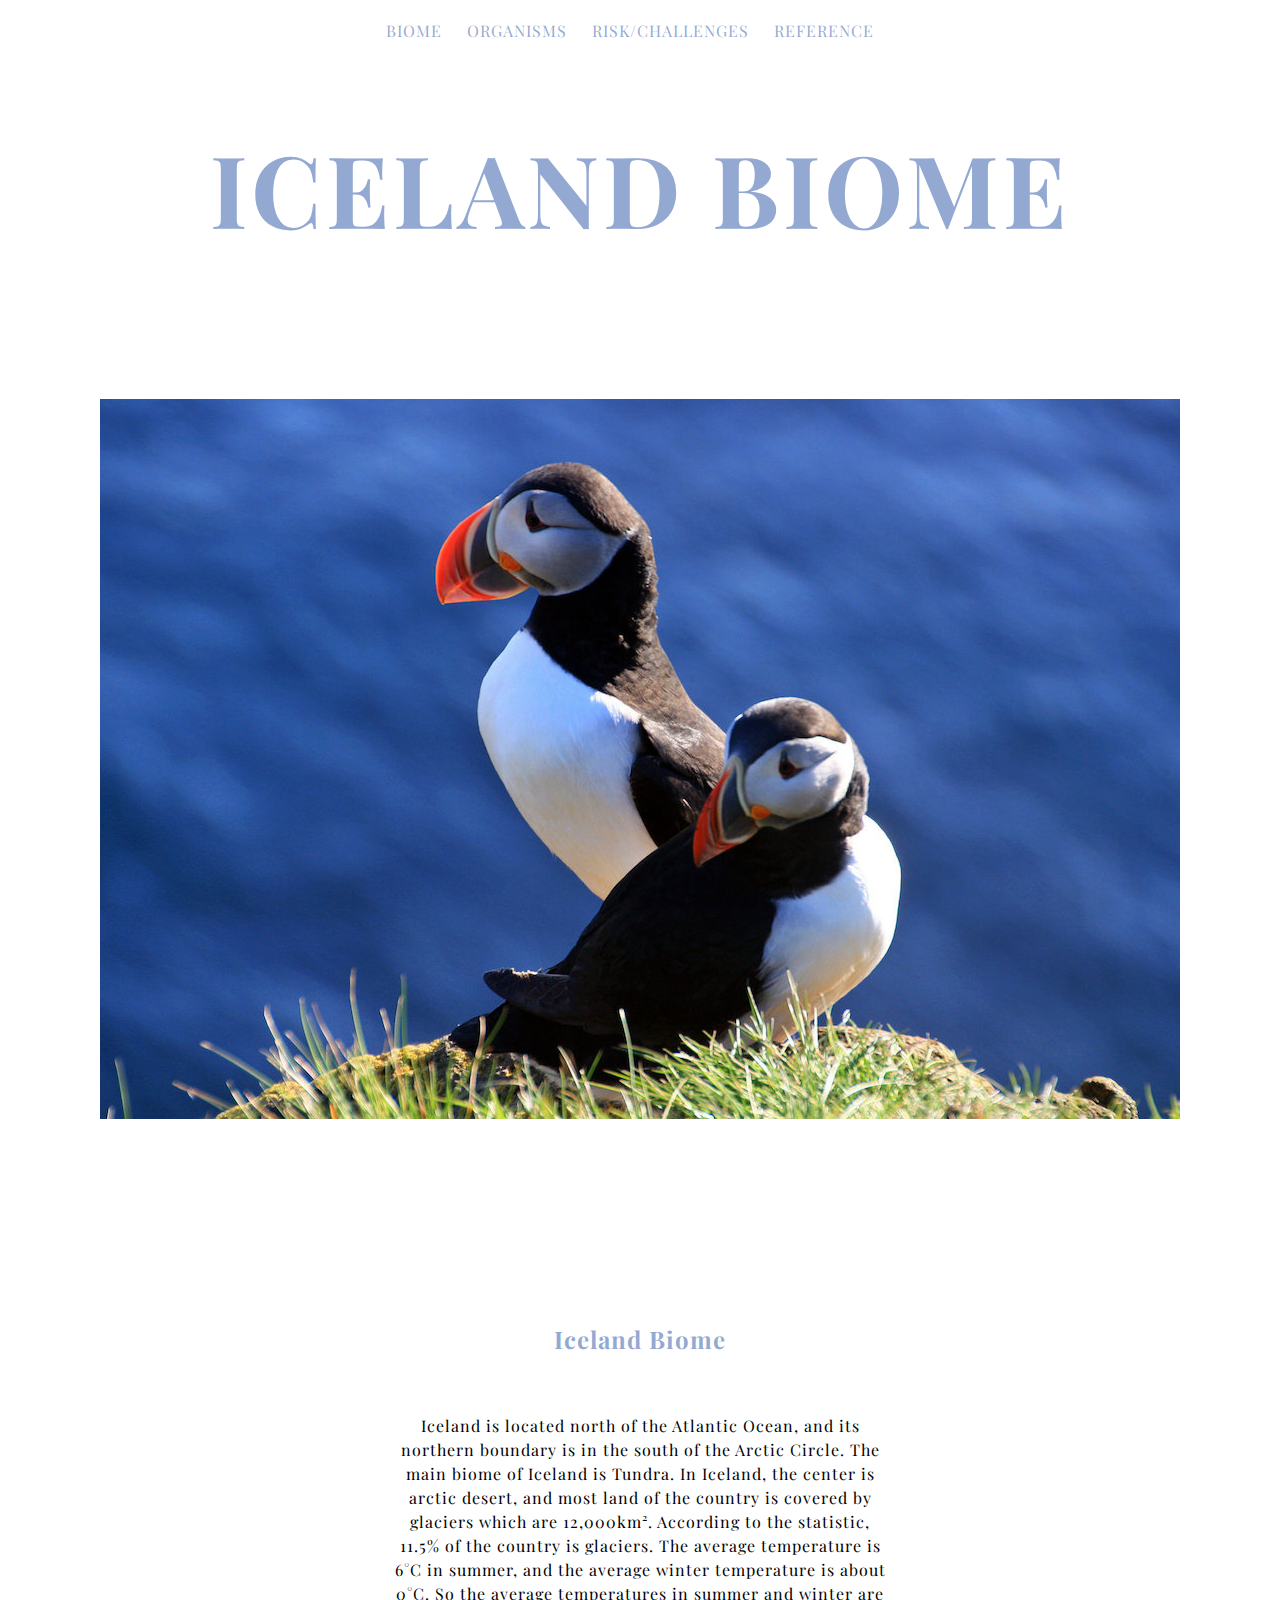
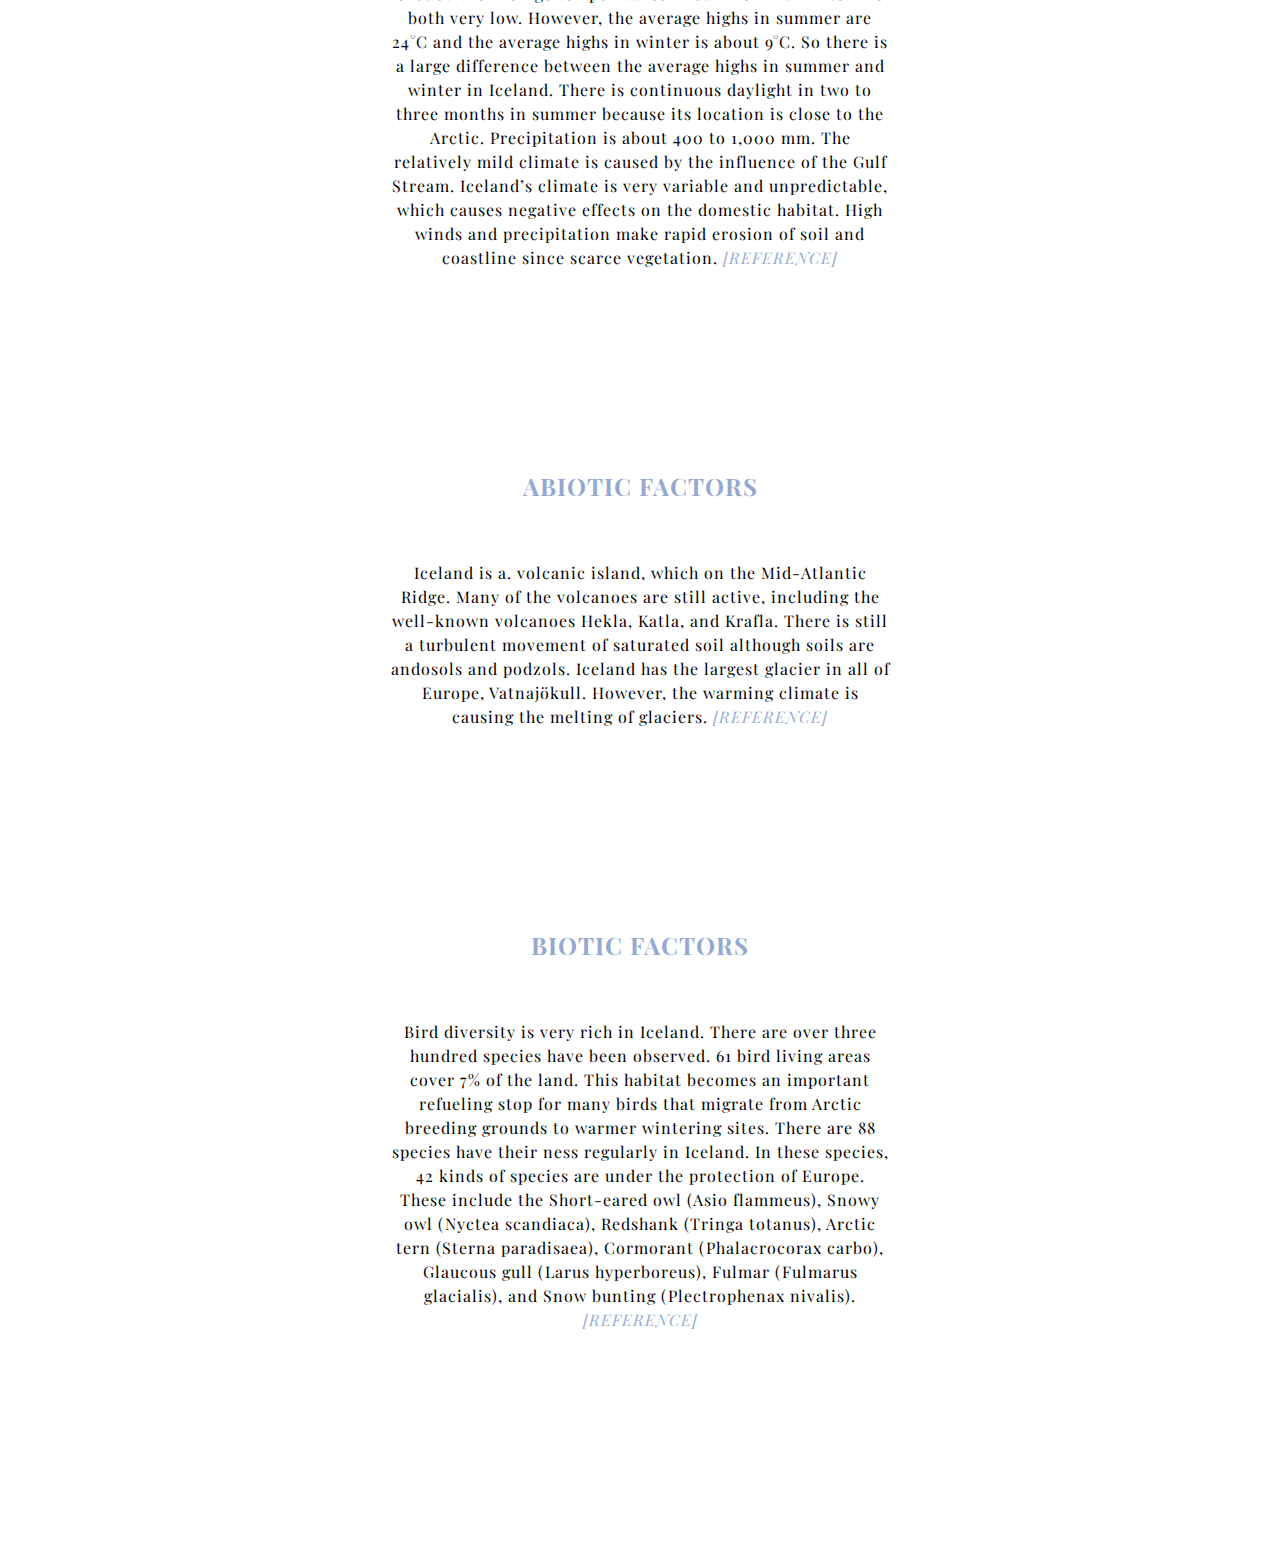
<file: index.html>
<!DOCTYPE html>
<html>
    <head>
        <link rel="icon" href="../icon.ico">
        <title>ICELAND BIOME</title>
        <link rel="stylesheet" href="../Style/home.css">
    </head>
    <body>
        <header>
            <nav>
                <ul>
                    <li><a href="index.html">BIOME</a></li>
                    <!-- <li ><a href="details.html">DETAILS</a></li> -->
                    <li><a href="../Html/organisms.html">ORGANISMS</a></li>
                    <li><a href="../Html/risk.html">RISK/CHALLENGES</a></li>
                    <li><a href="../Html/reference.html">REFERENCE</a></li>
                    
                </ul>
            </nav>
            <nav class="logo">
                <h1>ICELAND BIOME</h1>
            </nav>
            <figure class="features">
                <img src="../images/Puffins1.jpg" alt="paul setting">
            </figure>
        </div>
        <div id="progress-content-section">
            <div class="section-content discovery active">
                <h2>Iceland Biome</h2>
                <p>
                    Iceland is located north of the Atlantic Ocean, and its northern boundary is in 
                    the south of the Arctic Circle. The main biome of Iceland is Tundra. In Iceland, 
                    the center is arctic desert, and most land of the country is covered by glaciers 
                    which are 12,000km². According to the statistic, 11.5% of the country is glaciers.
                    The average temperature is 6°C in summer, and the average winter temperature is 
                    about 0°C. So the average temperatures in summer and winter are both very low. 
                    However, the average highs in summer are 24°C and the average highs in winter is 
                    about 9°C. So there is a large difference between the average highs in summer and 
                    winter in Iceland. There is continuous daylight in two to three months in summer 
                    because its location is close to the Arctic. Precipitation is about 400 to 1,000 mm. 
                    The relatively mild climate is caused by the influence of the Gulf Stream. Iceland’s 
                    climate is very variable and unpredictable, which causes negative effects on the 
                    domestic habitat. High winds and precipitation make rapid erosion of soil and 
                    coastline since scarce vegetation.
                    <a href="Html/reference.html"><i>[REFERENCE]</i></a> 
                    
                </p>
            </div>
            <div class="section-content discovery active">
                <h2>ABIOTIC FACTORS</h2>
                <p>
                    Iceland is a. volcanic island, which on the Mid-Atlantic Ridge. Many of the 
                    volcanoes are still active, including the well-known volcanoes Hekla, Katla, 
                    and Krafla. There is still a turbulent movement of saturated soil although 
                    soils are andosols and podzols. Iceland has the largest glacier in all of Europe, 
                    Vatnajökull. However, the warming climate is causing the melting of glaciers. 
                    <a href="Html/reference.html"><i>[REFERENCE]</i></a> 
                    
                </p>
            </div>

            <div class="section-content strategy">
                <h2>BIOTIC FACTORS</h2>
                <p>
                    Bird diversity is very rich in Iceland. There are over three hundred 
                    species have been observed. 61 bird living areas cover 7% of the land. This 
                    habitat becomes an important refueling stop for many birds that migrate from 
                    Arctic breeding grounds to warmer wintering sites. There are 88 species have 
                    their ness regularly in Iceland. In these species, 42 kinds of species are under 
                    the protection of Europe. These include the Short-eared owl (Asio flammeus), Snowy 
                    owl (Nyctea scandiaca), Redshank (Tringa totanus), Arctic tern (Sterna paradisaea), 
                    Cormorant (Phalacrocorax carbo), Glaucous gull (Larus hyperboreus), Fulmar (Fulmarus 
                    glacialis), and Snow bunting (Plectrophenax nivalis). 
                    <a href="Html/reference.html"><i>[REFERENCE]</i></a> 
                    
                </p>
            </div>
        </div> 
    </div>
            <!-- <form class="searchform">
                <label for="search-box">
                    <span class="fa fa-2x fa-search"></span>
                </label>
            
            <input type="search" id="search-box" placeholder="Search"> -->
            </form>
        </header>
    </body>
</html>
</file>
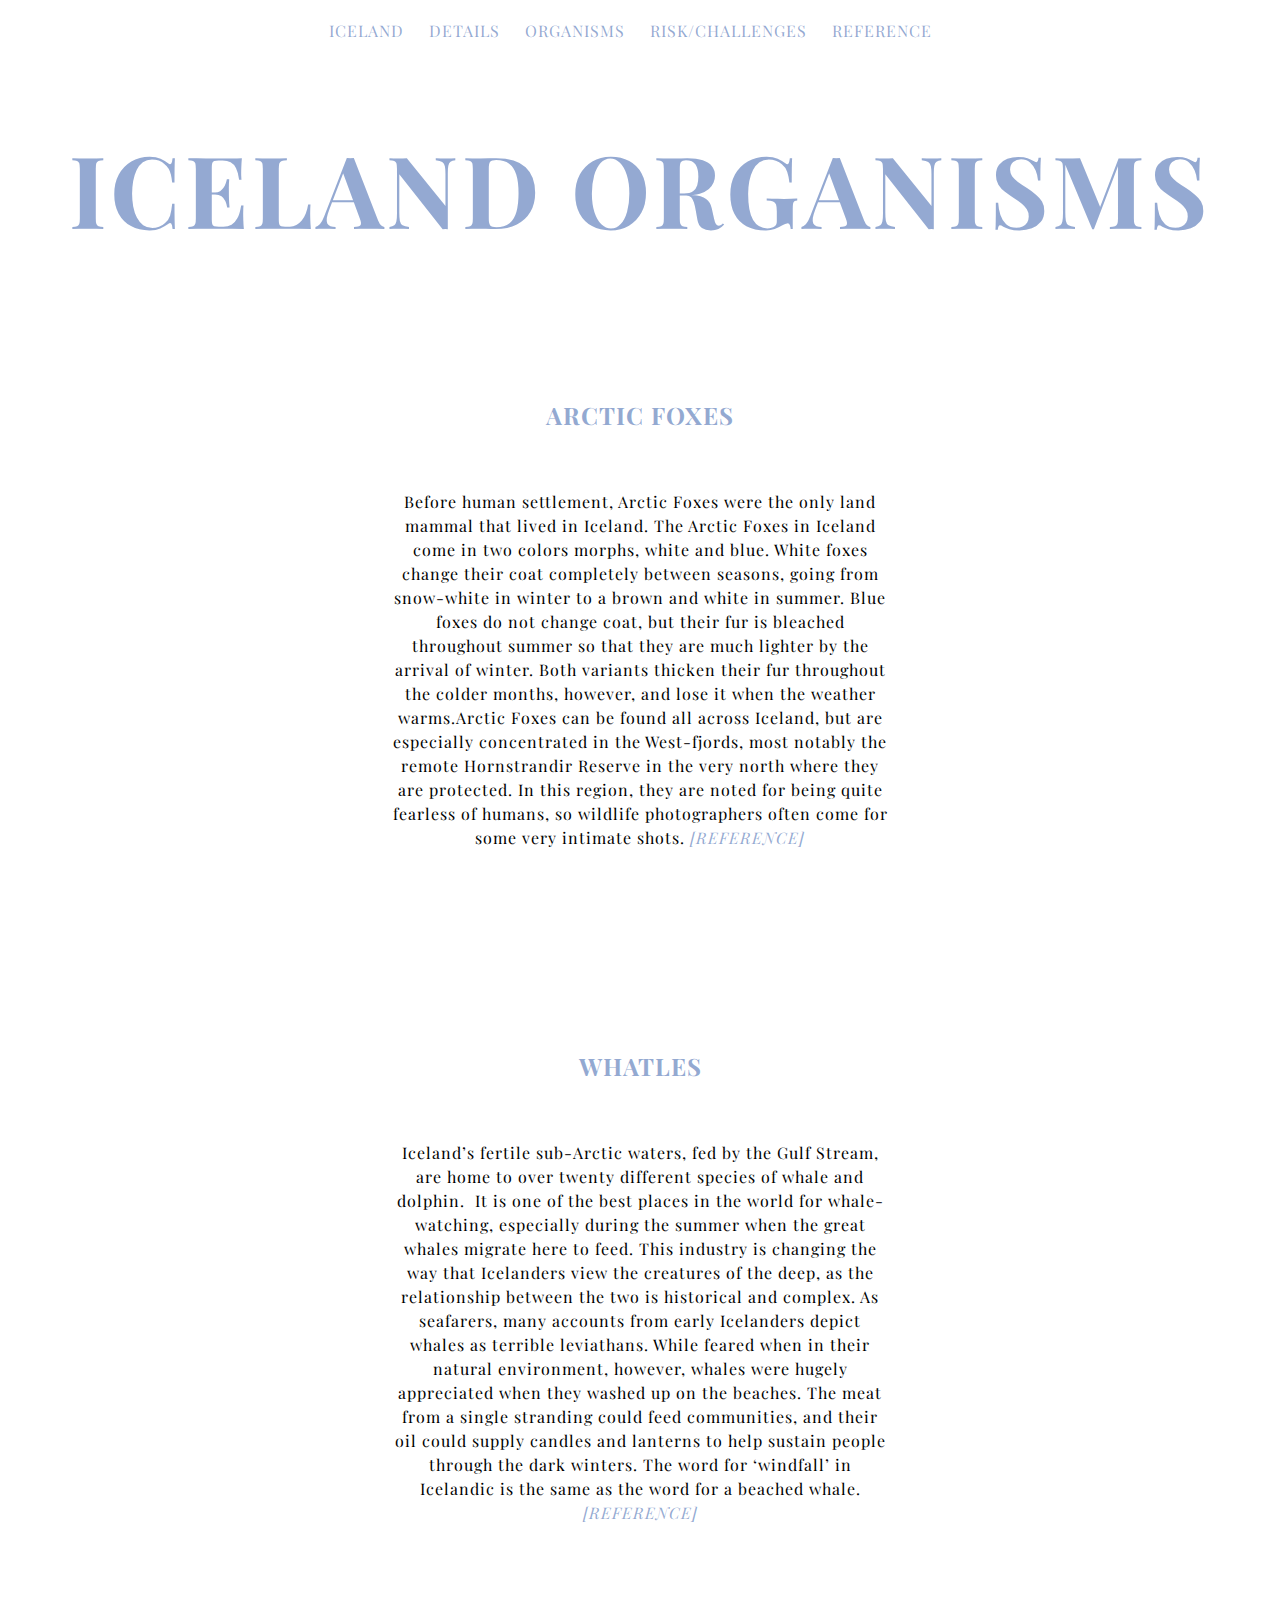
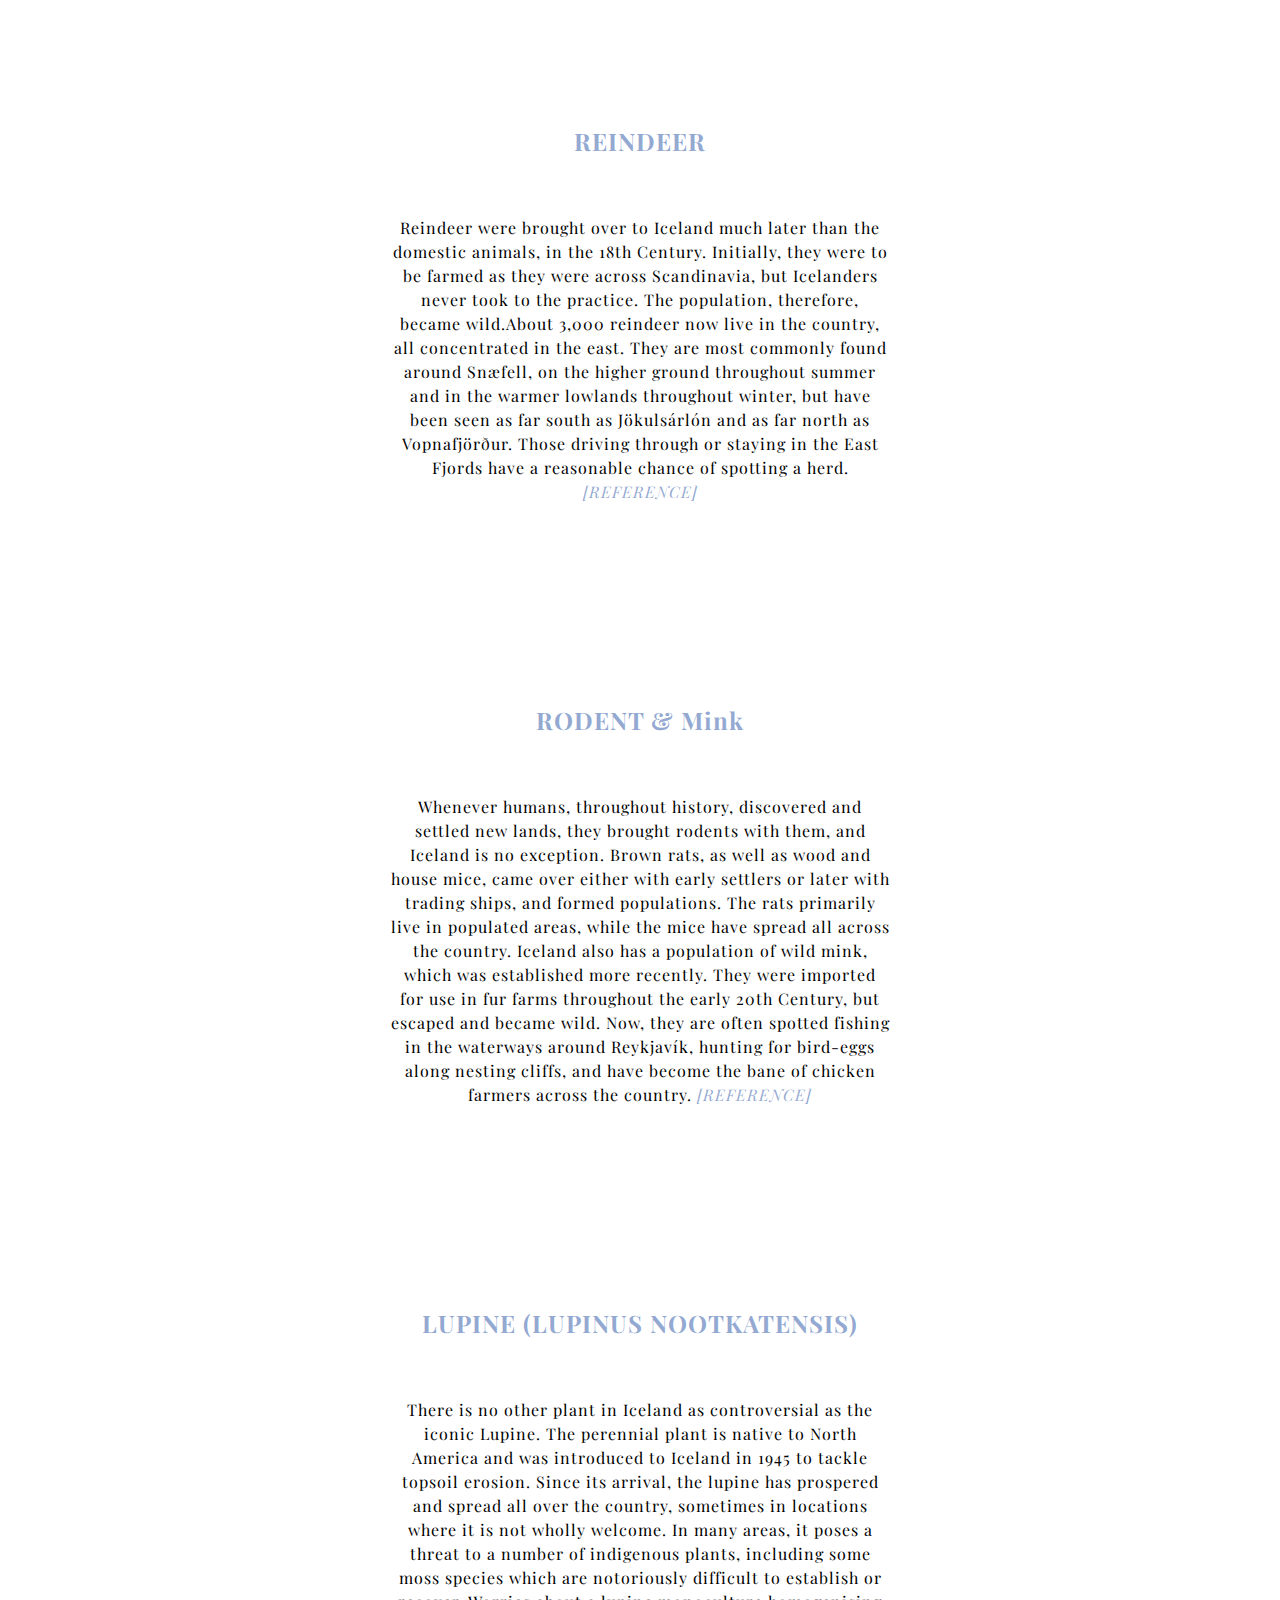
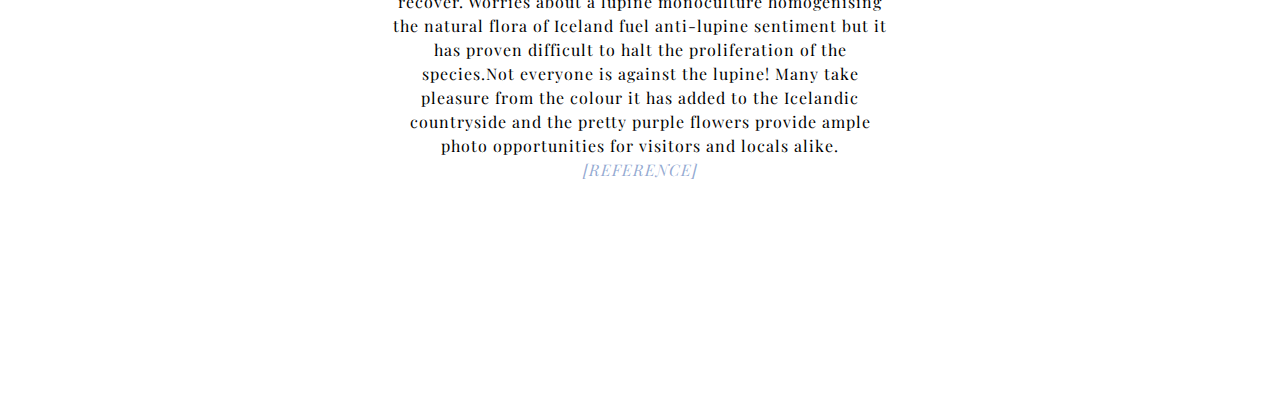
<file: Html/details.html>
<!DOCTYPE html>
<html>
    <head>
        <link rel="icon" href="../icon.ico">
        <title>ICELAND ORGANISMS</title>
        <link rel="stylesheet" href="../Style/home.css">
    </head>
    <body>
        <header>
            <nav>
                <ul>
                    <li><a href="../index.html">ICELAND</a></li>
                    <li ><a href="details.html">DETAILS</a></li>
                    <li><a href="organisms.html">ORGANISMS</a></li>
                    <li><a href="risk.html">RISK/CHALLENGES</a></li>
                    <li><a href="reference.html">REFERENCE</a></li>
                    
                </ul>
            </nav>
            <nav class="logo">
                <h1>ICELAND ORGANISMS</h1>
            </nav>
            <!-- <figure class="features">
                <img src="../images/Puffins1.jpg" alt="paul setting">
            </figure> -->
        </div>
        <div id="text-section">
            <div class="section-content discovery active">
                <h2>ARCTIC FOXES</h2>
                <p>
                    Before human settlement, Arctic Foxes were the only land 
                    mammal that lived in Iceland. The Arctic Foxes in Iceland 
                    come in two colors morphs, white and blue. White foxes change 
                    their coat completely between seasons, going from snow-white 
                    in winter to a brown and white in summer. Blue foxes do not 
                    change coat, but their fur is bleached throughout summer so 
                    that they are much lighter by the arrival of winter. Both 
                    variants thicken their fur throughout the colder months, 
                    however, and lose it when the weather warms.Arctic Foxes can 
                    be found all across Iceland, but are especially concentrated 
                    in the West-fjords, most notably the remote Hornstrandir Reserve 
                    in the very north where they are protected. In this region, 
                    they are noted for being quite fearless of humans, so wildlife 
                    photographers often come for some very intimate shots.
                    <a href="about.html"><i>[REFERENCE]</i></a> 
                    
                </p>
            </div>

            <div class="whales">
                <h2>WHATLES</h2>
                <p>
                    Iceland’s fertile sub-Arctic waters, fed by the Gulf Stream, 
                    are home to over twenty different species of whale and dolphin. 
                    It is one of the best places in the world for whale-watching, 
                    especially during the summer when the great whales migrate here 
                    to feed. This industry is changing the way that Icelanders view 
                    the creatures of the deep, as the relationship between the two 
                    is historical and complex. As seafarers, many accounts from early 
                    Icelanders depict whales as terrible leviathans. While feared 
                    when in their natural environment, however, whales were hugely 
                    appreciated when they washed up on the beaches. The meat from a 
                    single stranding could feed communities, and their oil could 
                    supply candles and lanterns to help sustain people through the 
                    dark winters. The word for ‘windfall’ in Icelandic is the same 
                    as the word for a beached whale. <a href="about.html"><i>[REFERENCE]</i></a>
                    
                </p>
            </div>

            <div class="section-content creative">
                <h2>REINDEER</h2>
                <p>
                    Reindeer were brought over to Iceland much later than the domestic 
                    animals, in the 18th Century. Initially, they were to be farmed as 
                    they were across Scandinavia, but Icelanders never took to the practice. 
                    The population, therefore, became wild.About 3,000 reindeer now live in 
                    the country, all concentrated in the east. They are most commonly 
                    found around Snæfell, on the higher ground throughout summer and in 
                    the warmer lowlands throughout winter, but have been seen as far 
                    south as Jökulsárlón and as far north as Vopnafjörður. Those driving 
                    through or staying in the East Fjords have a reasonable chance of 
                    spotting a herd.<a href="about.html"><i>[REFERENCE]</i></a>
                    
                </p>
            </div>

            <div class="section-content production">
                <h2>RODENT & Mink</h2>
                <p>
                    Whenever humans, throughout history, discovered and settled new lands, 
                    they brought rodents with them, and Iceland is no exception. Brown rats, 
                    as well as wood and house mice, came over either with early settlers or 
                    later with trading ships, and formed populations. The rats primarily live 
                    in populated areas, while the mice have spread all across the country.
                    Iceland also has a population of wild mink, which was established more 
                    recently. They were imported for use in fur farms throughout the early 
                    20th Century, but escaped and became wild. Now, they are often spotted 
                    fishing in the waterways around Reykjavík, hunting for bird-eggs along 
                    nesting cliffs, and have become the bane of chicken farmers across the country.
                    <a href="about.html"><i>[REFERENCE]</i></a>
                    
                </p>
            </div>

            <div class="section-content analysis">
                <h2>LUPINE (LUPINUS NOOTKATENSIS)</h2>
                <p>
                    There is no other plant in Iceland as controversial as the iconic Lupine.
                    The perennial plant is native to North America and was introduced to Iceland 
                    in 1945 to tackle topsoil erosion. Since its arrival, the lupine has prospered 
                    and spread all over the country, sometimes in locations where it is not 
                    wholly welcome. In many areas, it poses a threat to a number of indigenous 
                    plants, including some moss species which are notoriously difficult to establish 
                    or recover. Worries about a lupine monoculture homogenising the natural flora 
                    of Iceland fuel anti-lupine sentiment but it has proven difficult to halt the 
                    proliferation of the species.Not everyone is against the lupine! Many take 
                    pleasure from the colour it has added to the Icelandic countryside and the 
                    pretty purple flowers provide ample photo opportunities for visitors and locals alike.
                    <a href="about.html"><i>[REFERENCE]</i></a>
                    
                </p>
            </div>

        </div> 
    </div>
            <!-- <form class="searchform">
                <label for="search-box">
                    <span class="fa fa-2x fa-search"></span>
                </label>
            
            <input type="search" id="search-box" placeholder="Search"> -->
            </form>
        </header>
    </body>
</html>
</file>
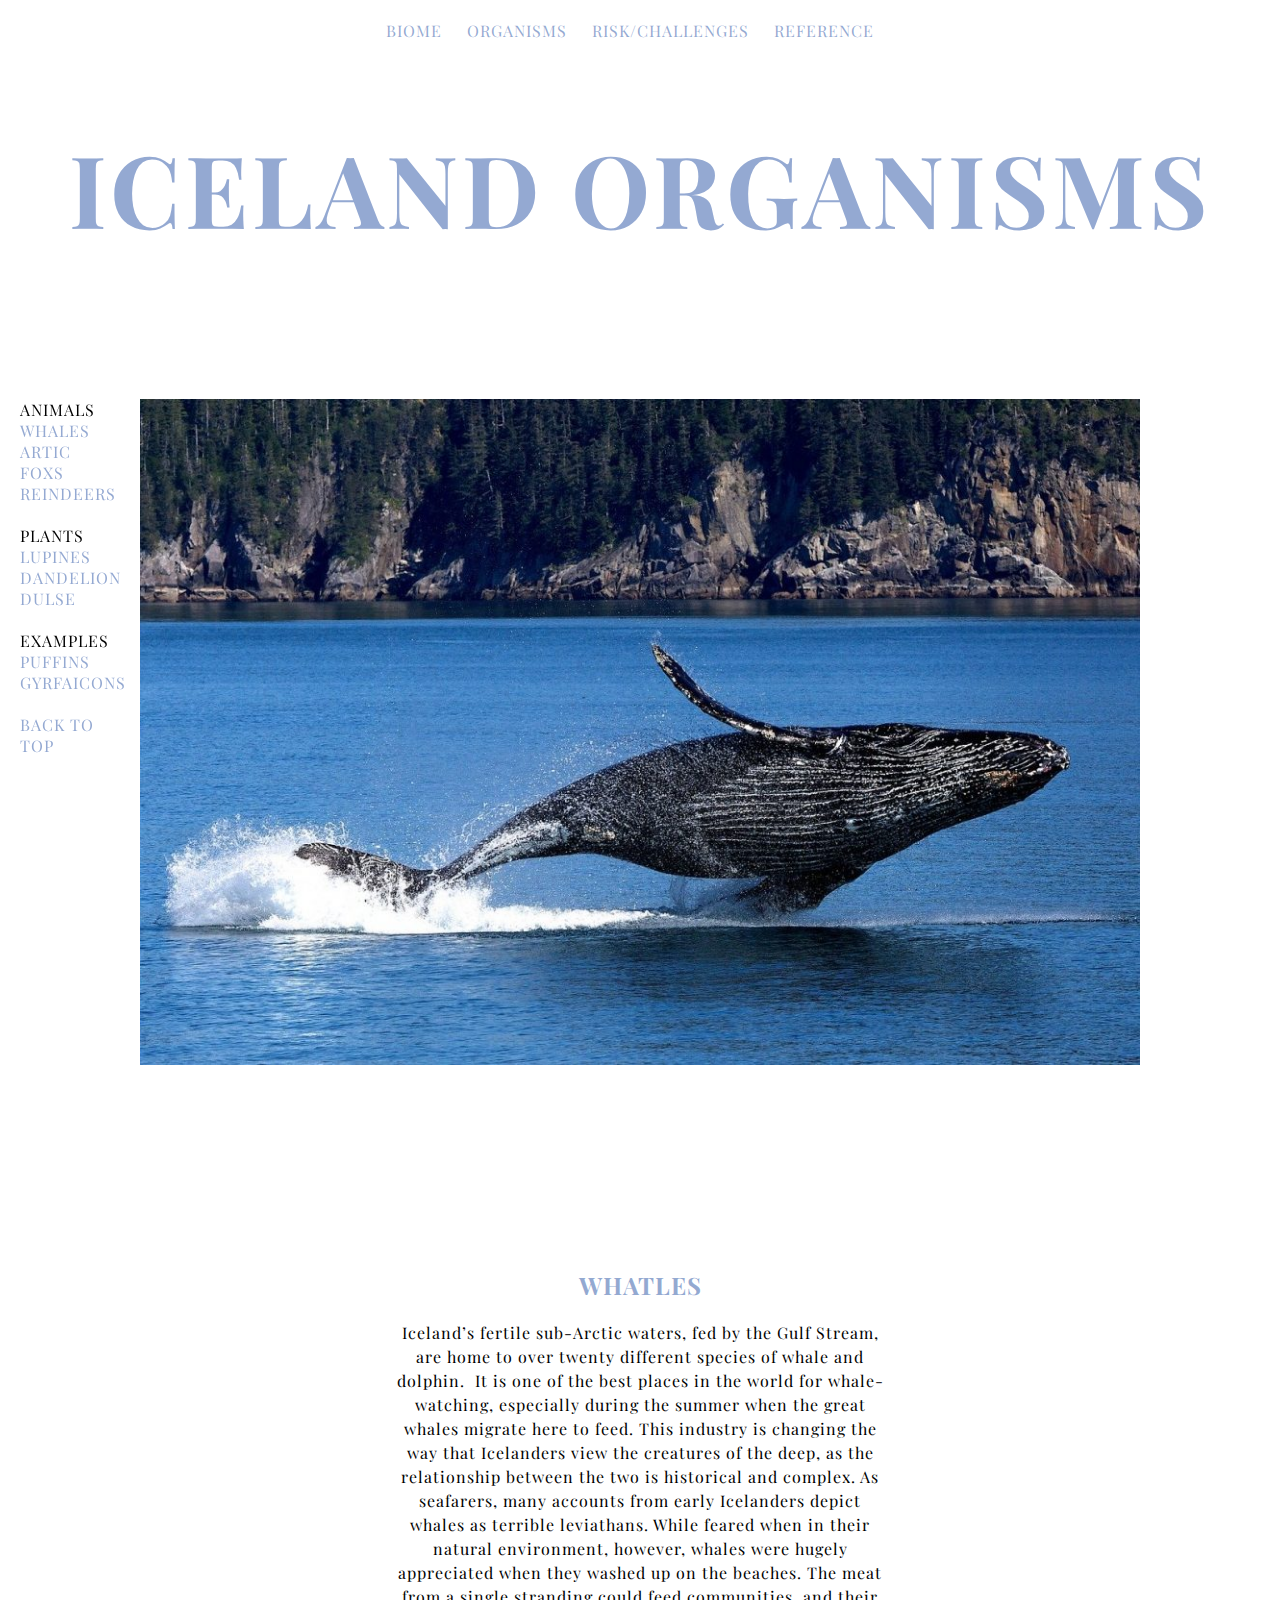
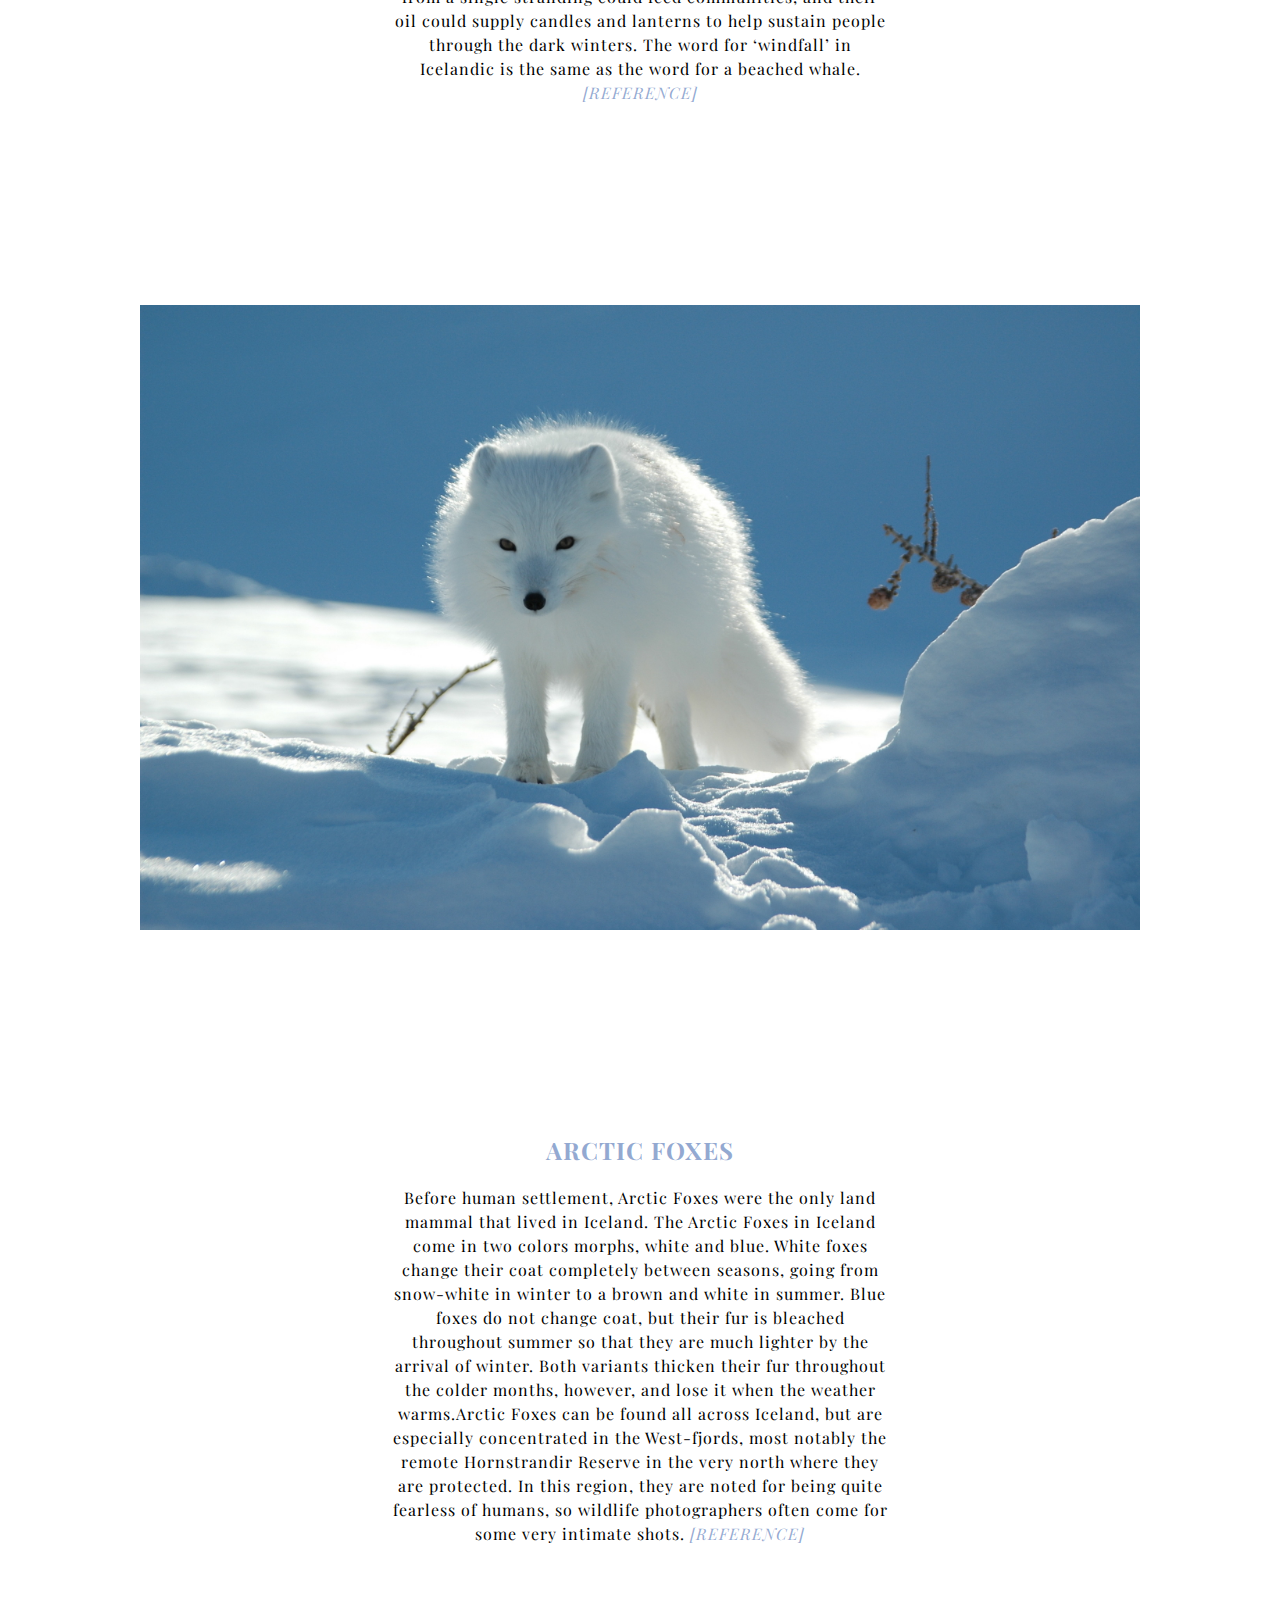
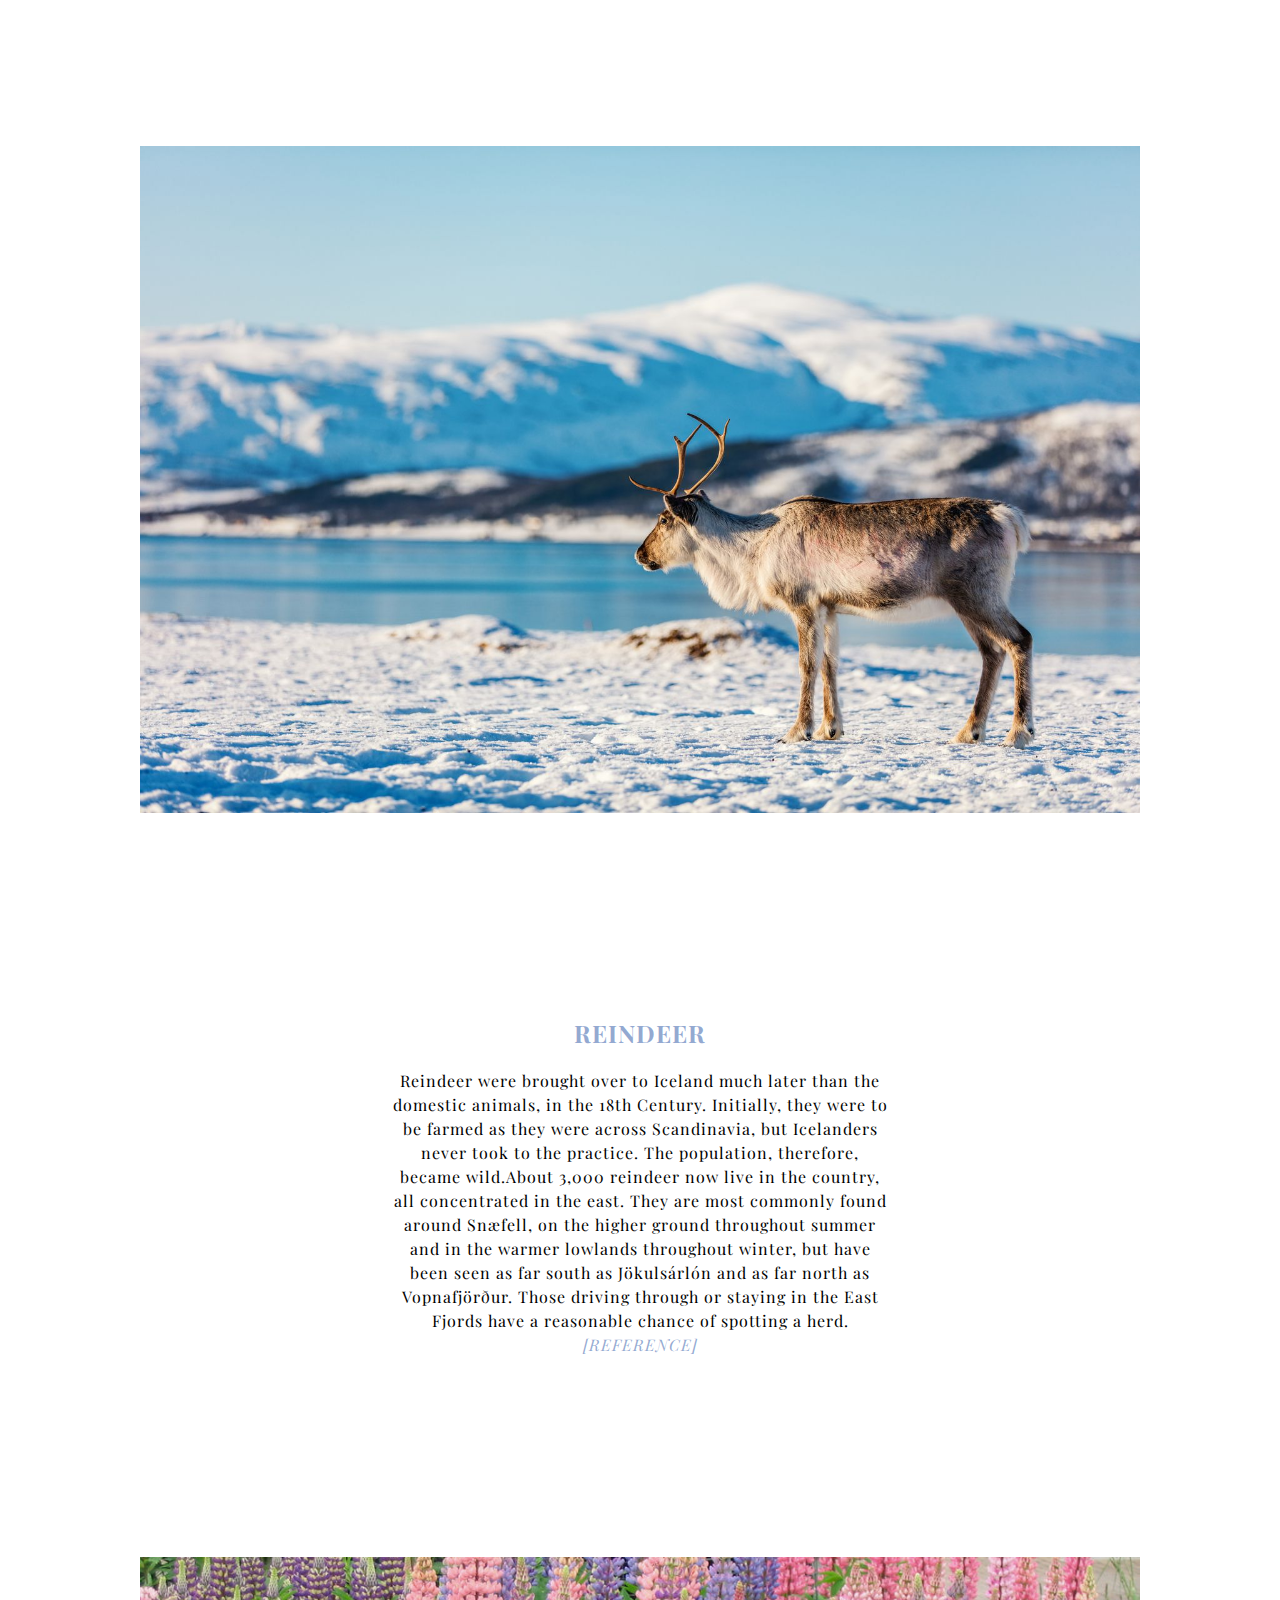
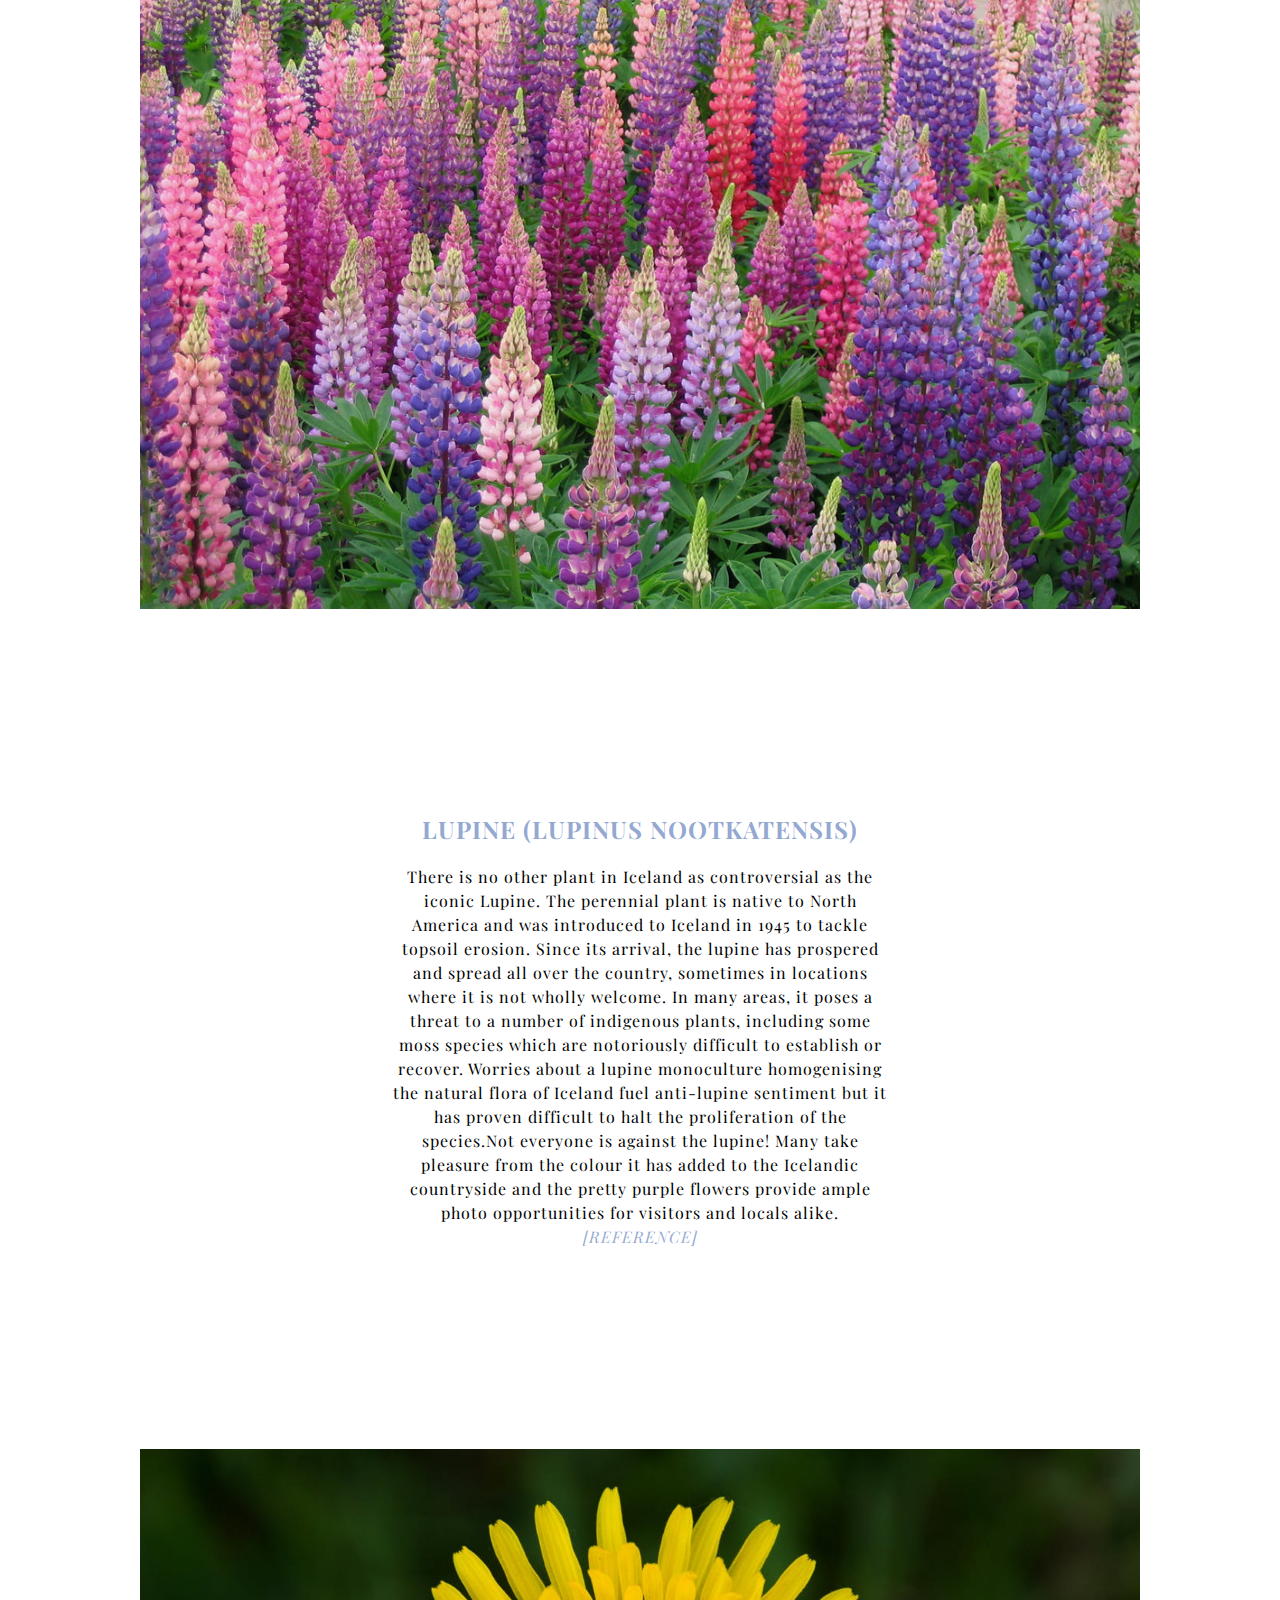
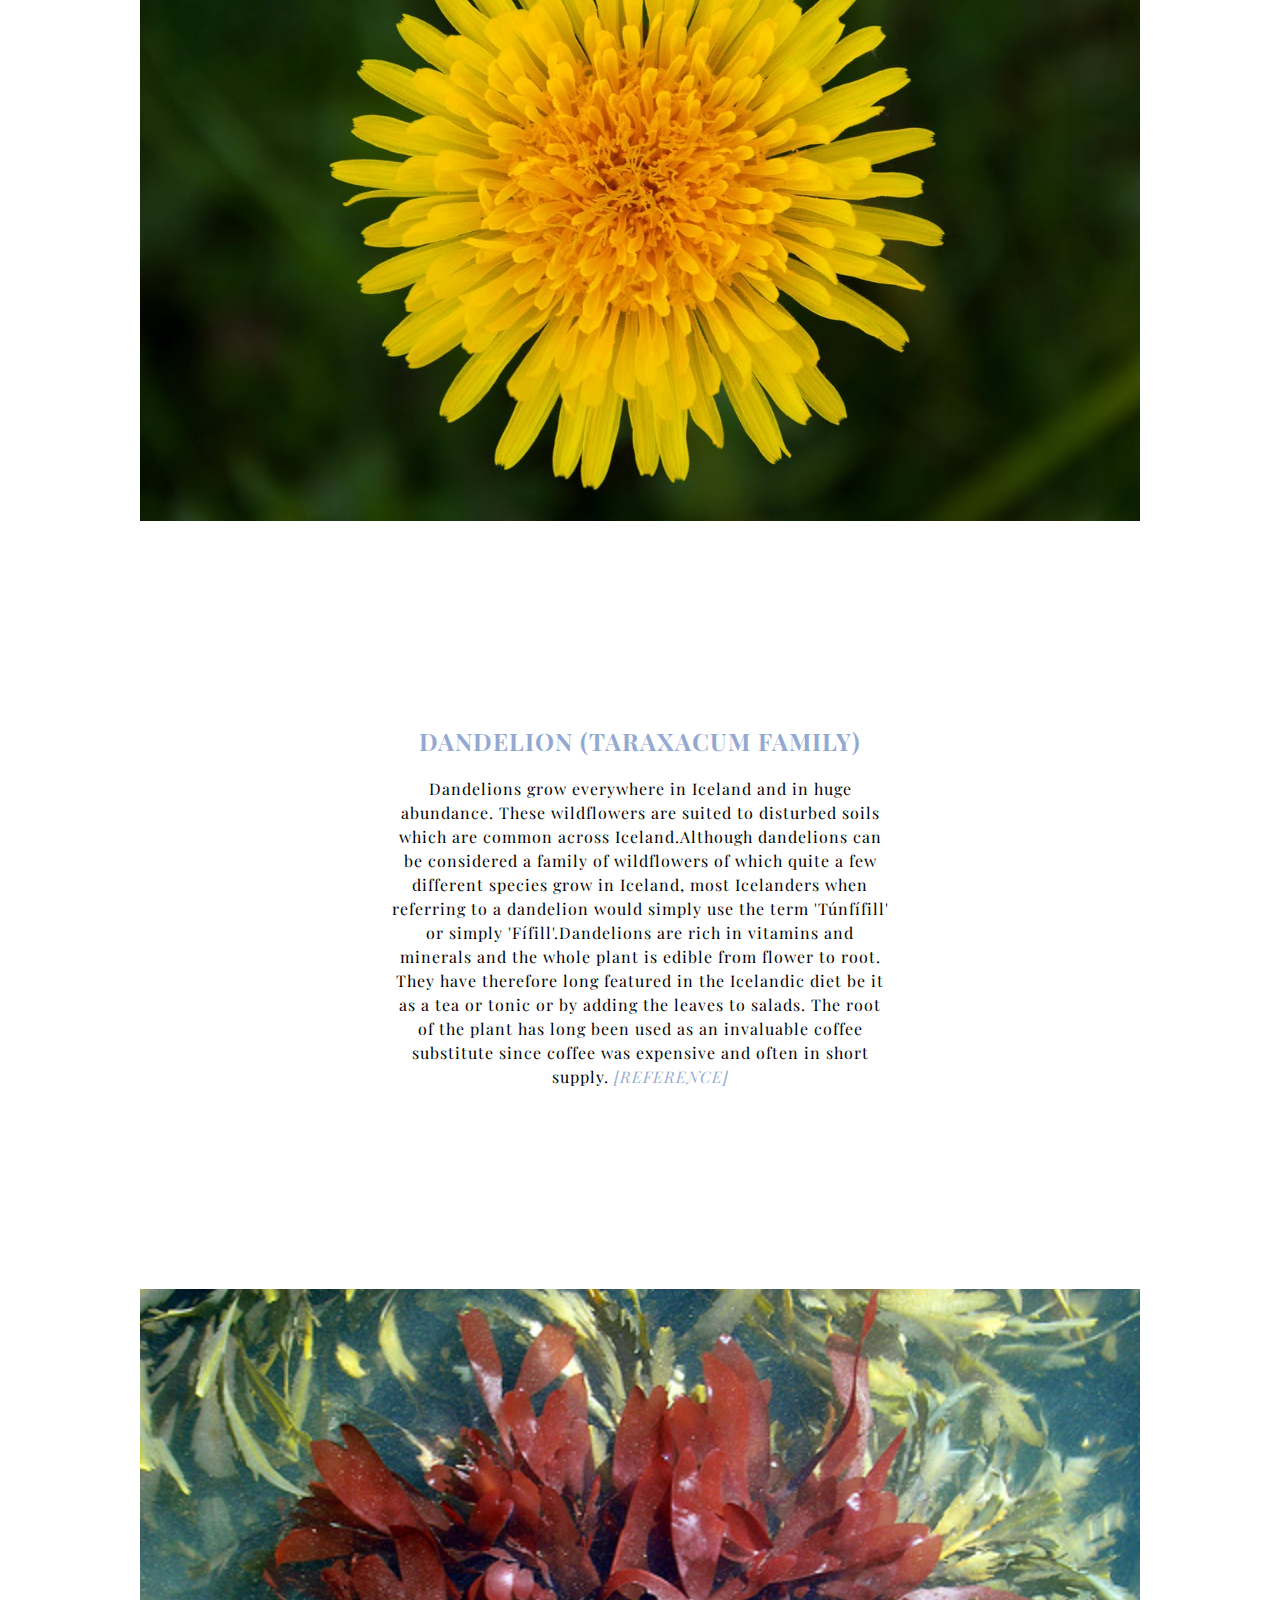
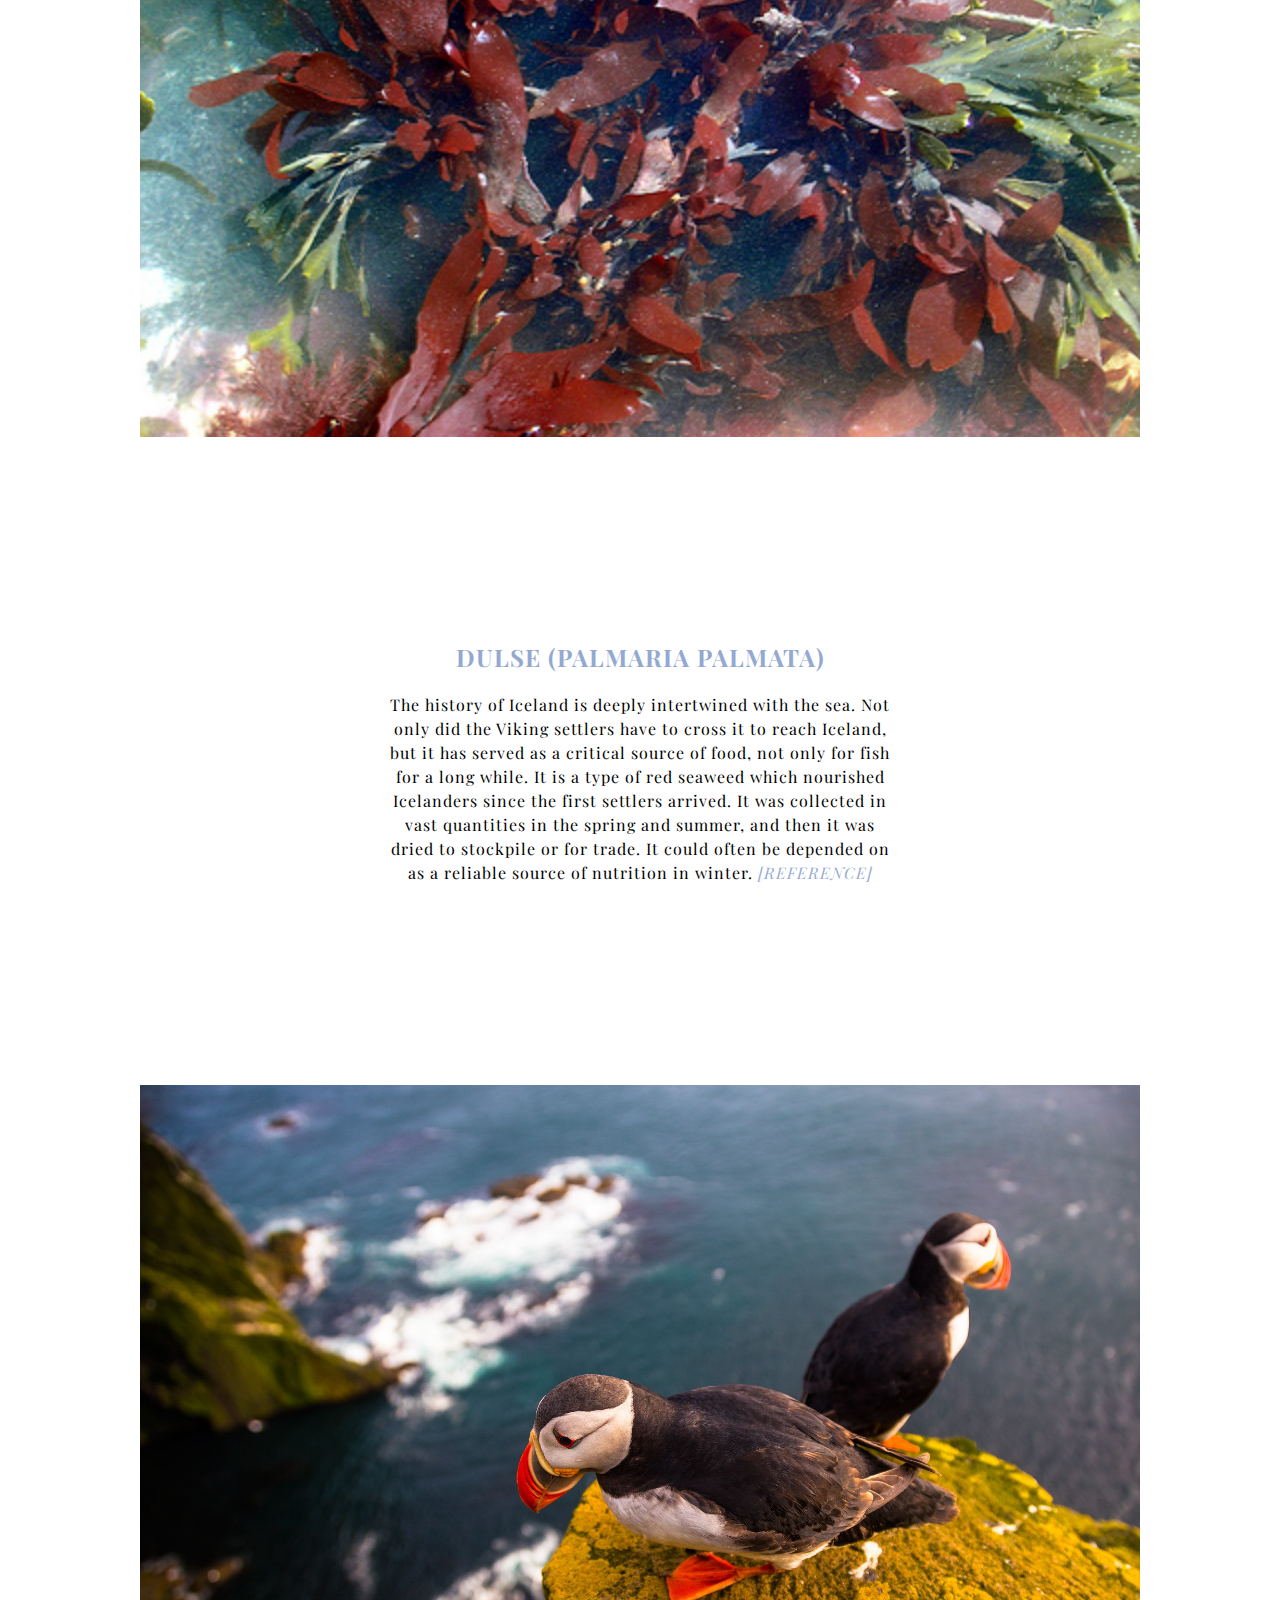
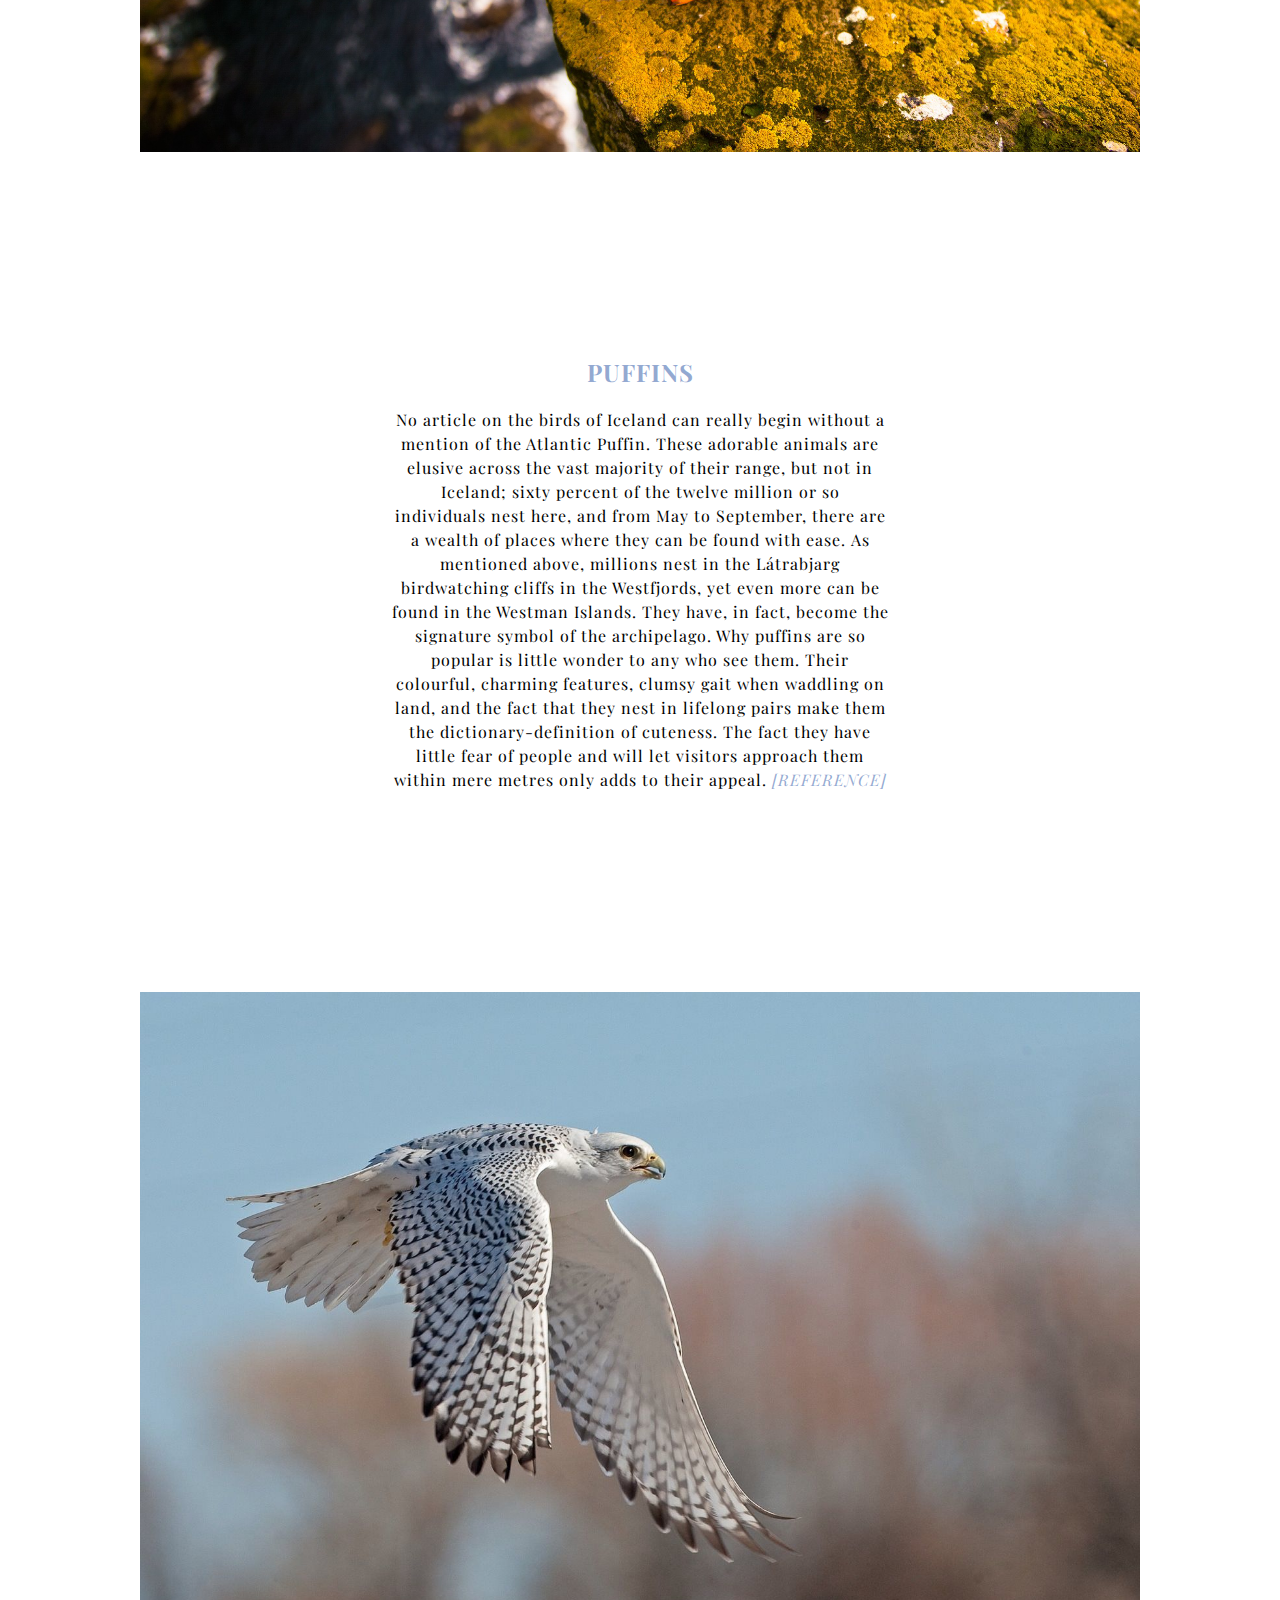
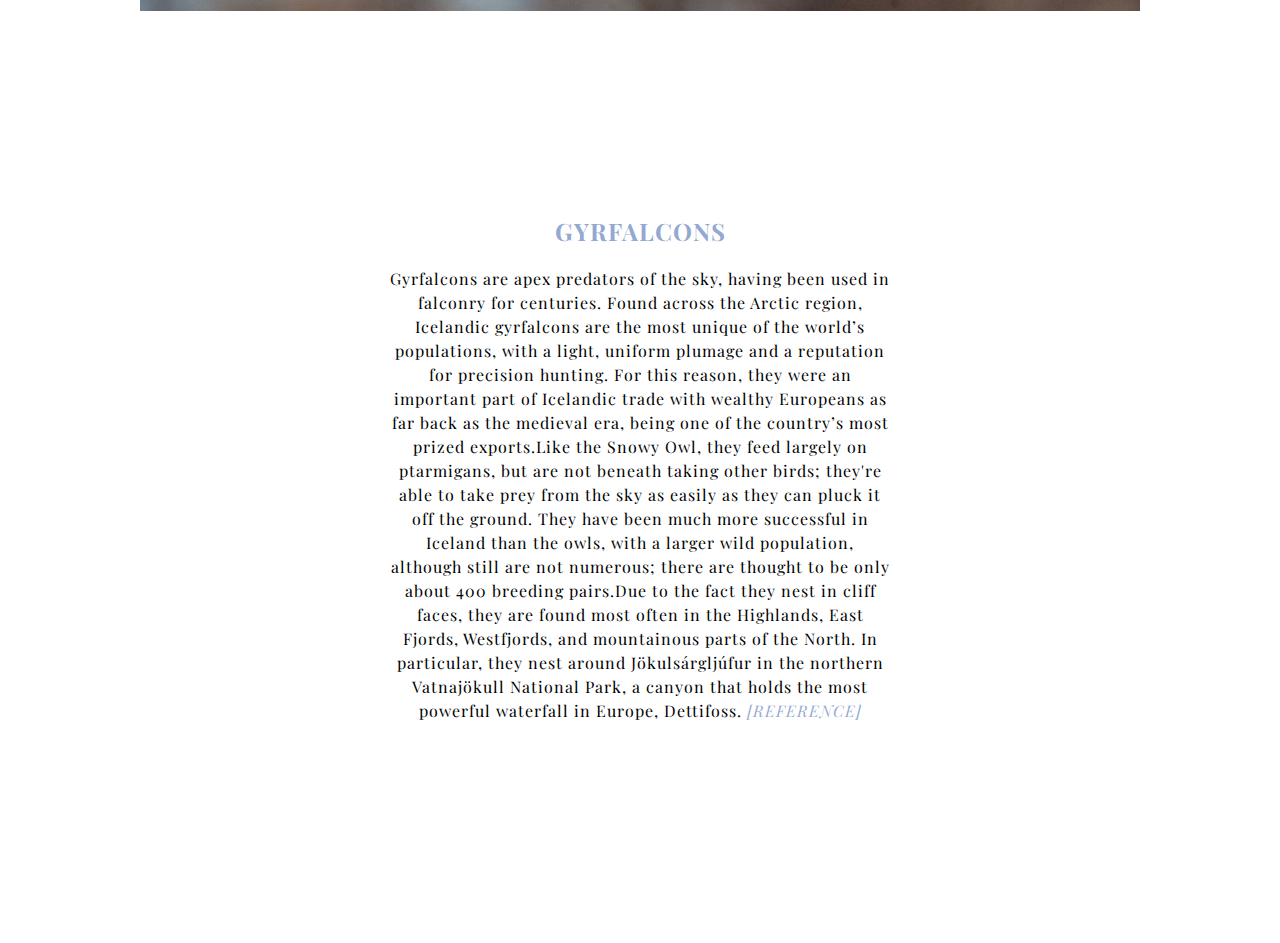
<file: Html/organisms.html>
<!DOCTYPE html>
<html>
<head>
    <link href="../icon.ico" rel="icon">
    <title>ICELAND ORGANISMS</title>
    <link href="../Style/organisms.css" rel="stylesheet">
</head>
<body>
<header id="top">
    <nav>
        <ul>
            <li><a href="../index.html">BIOME</a></li>
            <!-- <li ><a href="details.html">DETAILS</a></li> -->
            <li><a href="organisms.html">ORGANISMS</a></li>
            <li><a href="risk.html">RISK/CHALLENGES</a></li>
            <li><a href="reference.html">REFERENCE</a></li>

        </ul>
    </nav>
    <nav class="logo">
        <h1>ICELAND ORGANISMS</h1>
    </nav>
    <!-- <figure class="features">
        <img src="../images/Puffins1.jpg" alt="paul setting">
    </figure> -->
    </div>


    <div id="text-section">

        <nav>
            <ul class="animals">

                <li style="color: black;">ANIMALS</li>
                <li><a href="#whale">WHALES</a></li>
                <li><a href="#fox">ARTIC FOXS</a></li>
                <li><a href="#reindeer">REINDEERS</a></li>
                <li></li>
                <li style="color: black;">PLANTS</li>
                <li><a href="#lupine">LUPINES</a></li>
                <li><a href="#dandelion">DANDELION</a></li>
                <li><a href="#dulse">DULSE</a></li>
                <li></li>
                <li style="color: black;">EXAMPLES</li>
                <li><a href="#puffins">PUFFINS</a></li>
                <li><a href="#gyrfaicons">GYRFAICONS</a></li>
                <li></li>
                <li><a href="#top">BACK TO TOP</a></li>

            </ul>
        </nav>
        <div class="whales">
            <figure id="whale">
                <img alt="fox" src="../images/whale.jpg" width=1000>
            </figure>


            <h2>WHATLES</h2>
            <p>
                Iceland’s fertile sub-Arctic waters, fed by the Gulf Stream,
                are home to over twenty different species of whale and dolphin. 
                It is one of the best places in the world for whale-watching,
                especially during the summer when the great whales migrate here
                to feed. This industry is changing the way that Icelanders view
                the creatures of the deep, as the relationship between the two
                is historical and complex. As seafarers, many accounts from early
                Icelanders depict whales as terrible leviathans. While feared
                when in their natural environment, however, whales were hugely
                appreciated when they washed up on the beaches. The meat from a
                single stranding could feed communities, and their oil could
                supply candles and lanterns to help sustain people through the
                dark winters. The word for ‘windfall’ in Icelandic is the same
                as the word for a beached whale. <a href="reference.html"><i>[REFERENCE]</i></a>

            </p>

        </div>
        <div class="fox-box">
            <figure id="fox">
                <img alt="fox" src="../images/arctic.jpg" width=1000>
            </figure>

            <h2>ARCTIC FOXES</h2>
            <p>
                Before human settlement, Arctic Foxes were the only land
                mammal that lived in Iceland. The Arctic Foxes in Iceland
                come in two colors morphs, white and blue. White foxes change
                their coat completely between seasons, going from snow-white
                in winter to a brown and white in summer. Blue foxes do not
                change coat, but their fur is bleached throughout summer so
                that they are much lighter by the arrival of winter. Both
                variants thicken their fur throughout the colder months,
                however, and lose it when the weather warms.Arctic Foxes can
                be found all across Iceland, but are especially concentrated
                in the West-fjords, most notably the remote Hornstrandir Reserve
                in the very north where they are protected. In this region,
                they are noted for being quite fearless of humans, so wildlife
                photographers often come for some very intimate shots.
                <a href="reference.html"><i>[REFERENCE]</i></a>
            </p>

        </div>


        <div class="section-content creative">
            <figure id="reindeer">
                <img alt="fox" src="../images/reindeer.jpeg" width=1000>
            </figure>
            <h2>REINDEER</h2>
            <p>
                Reindeer were brought over to Iceland much later than the domestic
                animals, in the 18th Century. Initially, they were to be farmed as
                they were across Scandinavia, but Icelanders never took to the practice.
                The population, therefore, became wild.About 3,000 reindeer now live in
                the country, all concentrated in the east. They are most commonly
                found around Snæfell, on the higher ground throughout summer and in
                the warmer lowlands throughout winter, but have been seen as far
                south as Jökulsárlón and as far north as Vopnafjörður. Those driving
                through or staying in the East Fjords have a reasonable chance of
                spotting a herd.<a href="reference.html"><i>[REFERENCE]</i></a>

            </p>
        </div>


        <div class="section-content analysis">
            <figure id="lupine">
                <img alt="fox" src="../images/lupine.jpg" width=1000>
            </figure>
            <h2>LUPINE (LUPINUS NOOTKATENSIS)</h2>
            <p>
                There is no other plant in Iceland as controversial as the iconic Lupine.
                The perennial plant is native to North America and was introduced to Iceland
                in 1945 to tackle topsoil erosion. Since its arrival, the lupine has prospered
                and spread all over the country, sometimes in locations where it is not
                wholly welcome. In many areas, it poses a threat to a number of indigenous
                plants, including some moss species which are notoriously difficult to establish
                or recover. Worries about a lupine monoculture homogenising the natural flora
                of Iceland fuel anti-lupine sentiment but it has proven difficult to halt the
                proliferation of the species.Not everyone is against the lupine! Many take
                pleasure from the colour it has added to the Icelandic countryside and the
                pretty purple flowers provide ample photo opportunities for visitors and locals alike.
                <a href="reference.html"><i>[REFERENCE]</i></a>

            </p>
        </div>
        <div class="section-content analysis">
            <figure id="dandelion">
                <img alt="fox" src="../images/dandelion.jpg" width=1000>
            </figure>
            <h2>DANDELION (TARAXACUM FAMILY)</h2>
            <p>
                Dandelions grow everywhere in Iceland and in huge abundance. These wildflowers
                are suited to disturbed soils which are common across Iceland.Although dandelions
                can be considered a family of wildflowers of which quite a few different species
                grow in Iceland, most Icelanders when referring to a dandelion would simply use the
                term 'Túnfífill' or simply 'Fífill'.Dandelions are rich in vitamins and minerals and
                the whole plant is edible from flower to root. They have therefore long featured in
                the Icelandic diet be it as a tea or tonic or by adding the leaves to salads. The
                root of the plant has long been used as an invaluable coffee substitute since coffee
                was expensive and often in short supply.
                <a href="reference.html"><i>[REFERENCE]</i></a>
            </p>

        </div>
        <div class="section-content analysis">
            <figure id="dulse">
                <img alt="fox" src="../images/dulse1.jpg" width=1000>
            </figure>
            <h2>DULSE (PALMARIA PALMATA)</h2>
            <p>
                The history of Iceland is deeply intertwined with the sea. Not only did the Viking
                settlers have to cross it to reach Iceland, but it has served as a critical source of
                food, not only for fish for a long while. It is a type of red seaweed which nourished
                Icelanders since the first settlers arrived. It was collected in vast quantities in
                the spring and summer, and then it was dried to stockpile or for trade. It could
                often be depended on as a reliable source of nutrition in winter.
                <a href="reference.html"><i>[REFERENCE]</i></a>
            </p>

        </div>

        <div class="section-content analysis">
            <figure id="puffins">
                <img alt="fox" src="../images/puffins2.png" width=1000>
            </figure>
            <h2>PUFFINS</h2>
            <p>
                No article on the birds of Iceland can really begin without a mention
                of the Atlantic Puffin. These adorable animals are elusive across the
                vast majority of their range, but not in Iceland; sixty percent of the
                twelve million or so individuals nest here, and from May to September,
                there are a wealth of places where they can be found with ease. As mentioned
                above, millions nest in the Látrabjarg birdwatching cliffs in the Westfjords,
                yet even more can be found in the Westman Islands. They have, in fact, become
                the signature symbol of the archipelago. Why puffins are so popular is
                little wonder to any who see them. Their colourful, charming features,
                clumsy gait when waddling on land, and the fact that they nest in lifelong
                pairs make them the dictionary-definition of cuteness. The fact they have
                little fear of people and will let visitors approach them within mere metres
                only adds to their appeal.
                <a href="reference.html"><i>[REFERENCE]</i></a>

            </p>
        </div>

        <div class="section-content analysis">
            <figure id="gyrfaicons">
                <img alt="fox" src="../images/gyrfalcons.jpg" width=1000>
            </figure>
            <h2>GYRFALCONS</h2>
            <p>
                Gyrfalcons are apex predators of the sky, having been used in falconry for
                centuries. Found across the Arctic region, Icelandic gyrfalcons are the most
                unique of the world’s populations, with a light, uniform plumage and a reputation
                for precision hunting. For this reason, they were an important part of Icelandic
                trade with wealthy Europeans as far back as the medieval era, being one of the
                country’s most prized exports.Like the Snowy Owl, they feed largely on ptarmigans,
                but are not beneath taking other birds; they're able to take prey from the sky
                as easily as they can pluck it off the ground. They have been much more successful
                in Iceland than the owls, with a larger wild population, although still are
                not numerous; there are thought to be only about 400 breeding pairs.Due to the
                fact they nest in cliff faces, they are found most often in the Highlands,
                East Fjords, Westfjords, and mountainous parts of the North. In particular,
                they nest around Jökulsárgljúfur in the northern Vatnajökull National Park,
                a canyon that holds the most powerful waterfall in Europe, Dettifoss.

                <a href="reference.html"><i>[REFERENCE]</i></a>

            </p>
        </div>

    </div>
    </div>
    <!-- <form class="searchform">
        <label for="search-box">
            <span class="fa fa-2x fa-search"></span>
        </label>

    <input type="search" id="search-box" placeholder="Search"> -->
    </form>
</header>
</body>
</html>
</file>
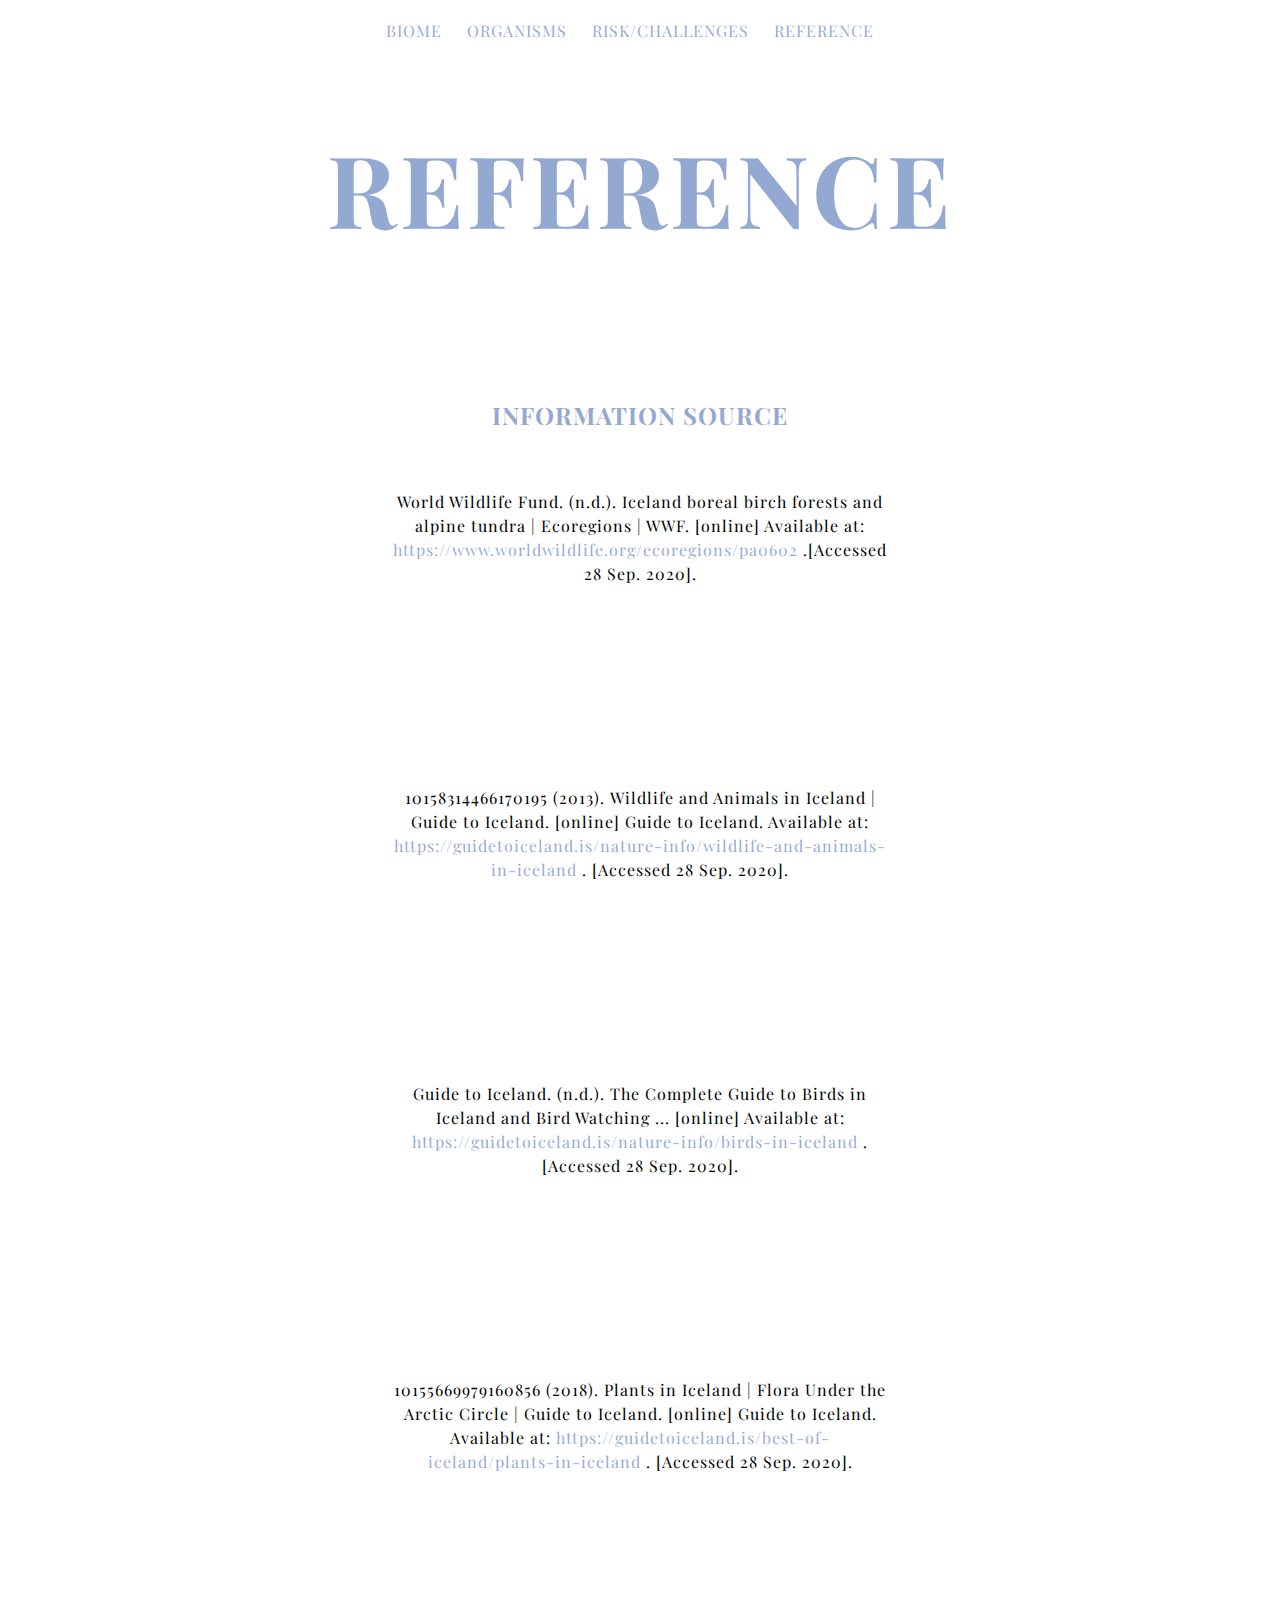
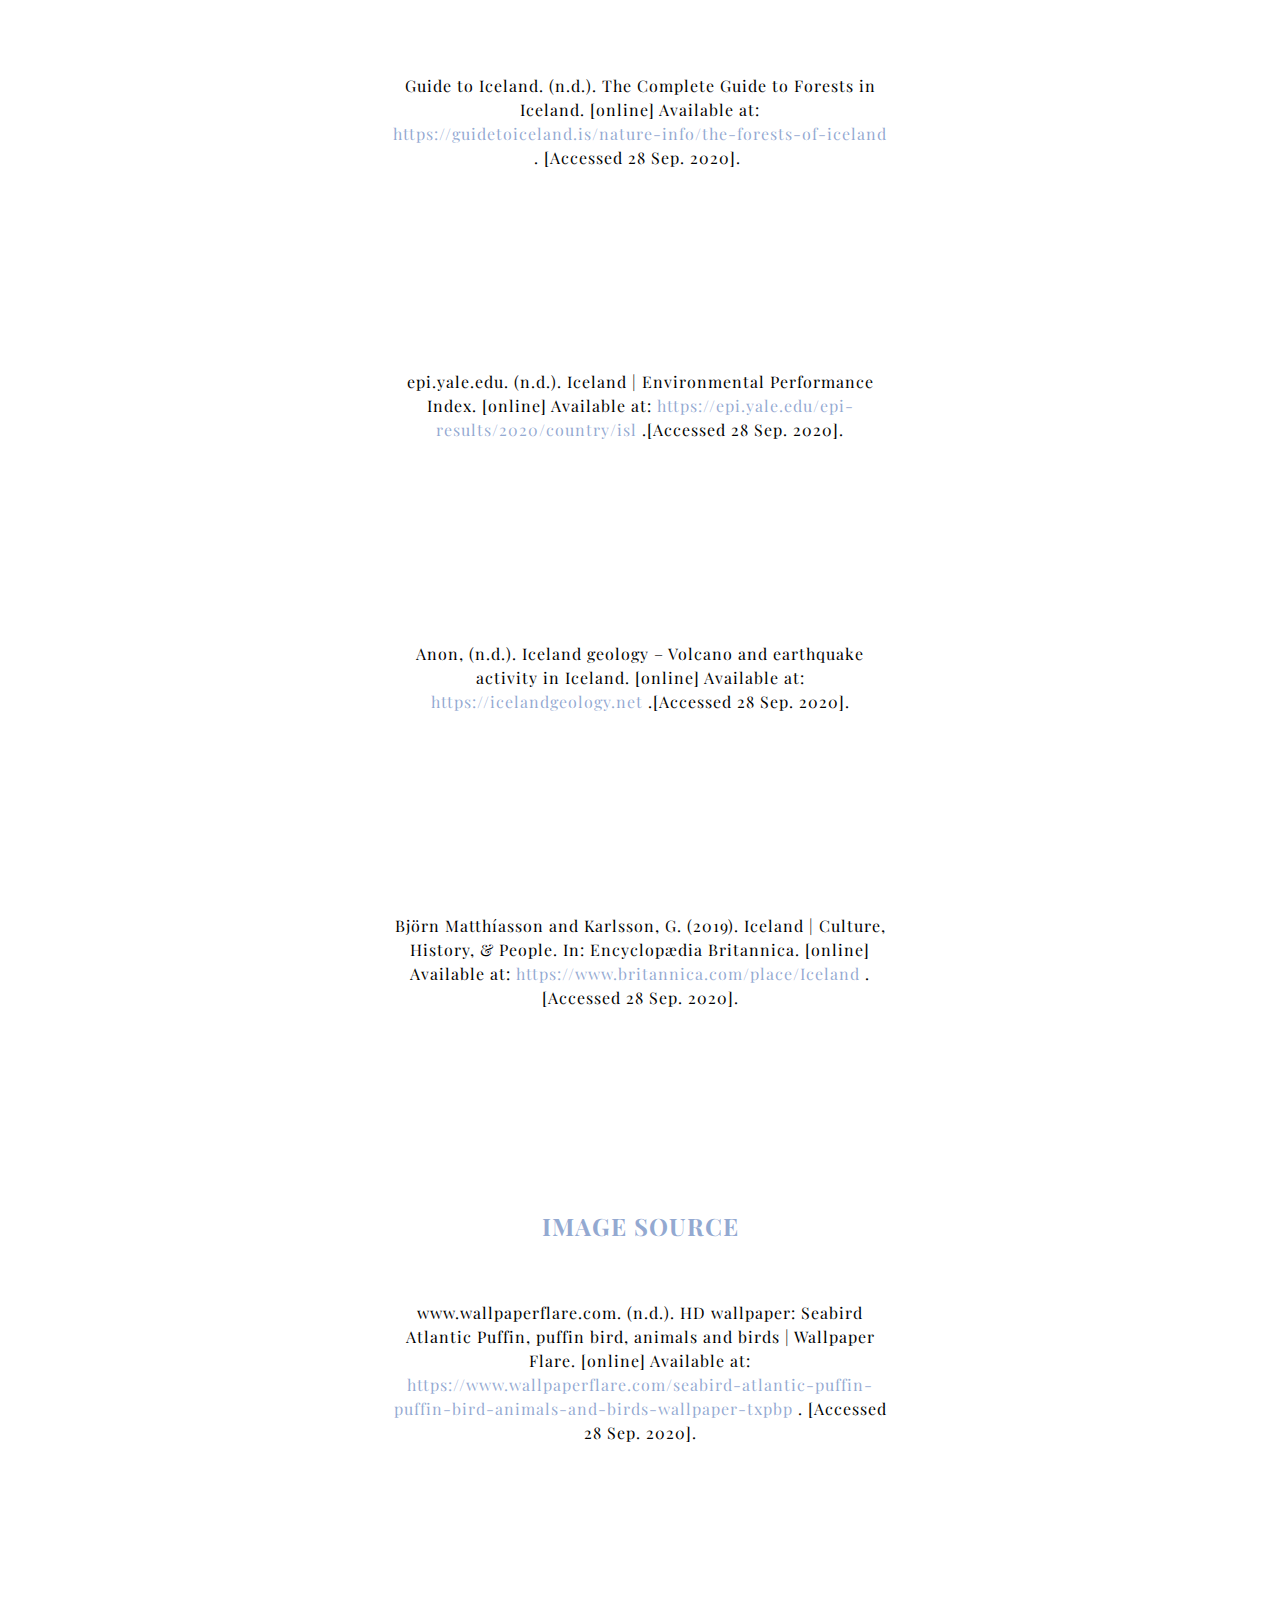
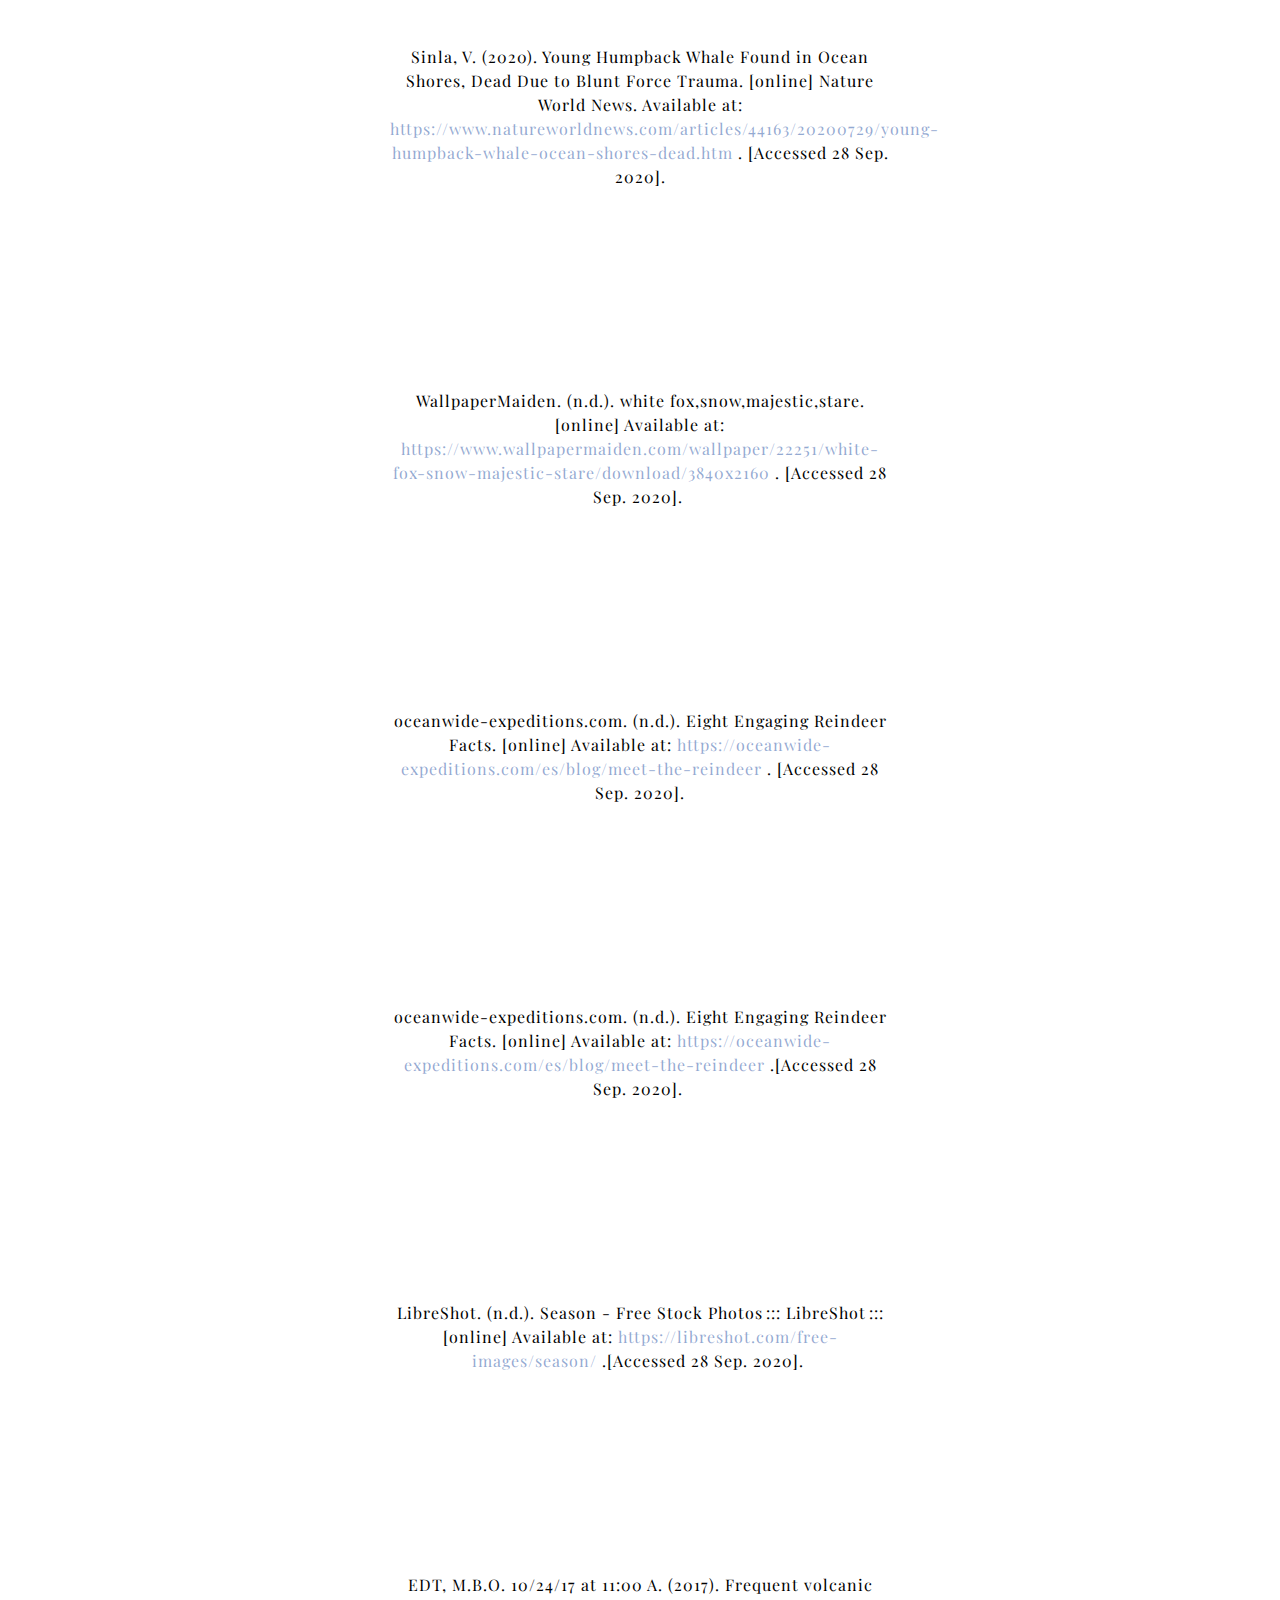
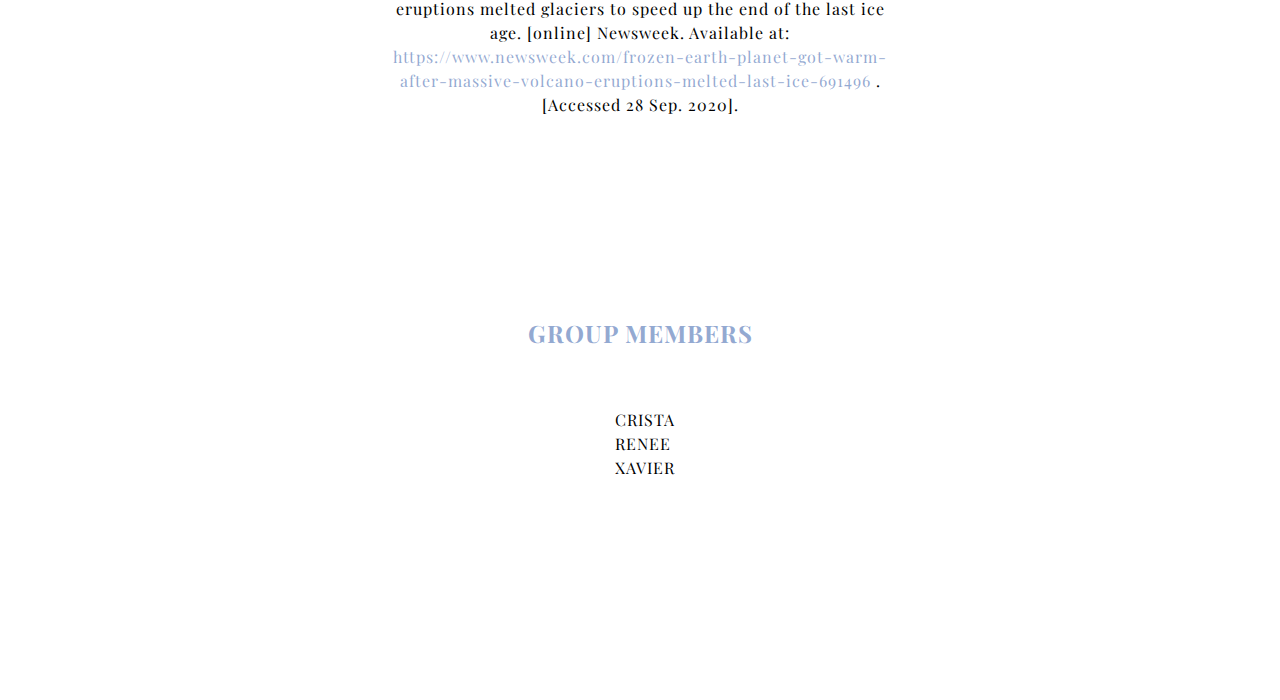
<file: Html/reference.html>
<!DOCTYPE html>
<html>
    <head>
        <link rel="icon" href="../icon.ico">
        <title>ICELAND ORGANISMS</title>
        <link rel="stylesheet" href="../Style/home.css">
    </head>
    <body>
        <header>
            <nav>
                <ul>
                    <li><a href="../index.html">BIOME</a></li>
                    <!-- <li ><a href="details.html">DETAILS</a></li> -->
                    <li><a href="organisms.html">ORGANISMS</a></li>
                    <li><a href="risk.html">RISK/CHALLENGES</a></li>
                    <li><a href="reference.html">REFERENCE</a></li>
                    
                </ul>
            </nav>
            <nav class="logo">
                <h1>REFERENCE</h1>
            </nav>
            <!-- <figure class="features">
                <img src="../images/Puffins1.jpg" alt="paul setting">
            </figure> -->
        </div>
        <div id="text-section">
            <h2>INFORMATION SOURCE</h2>
            <div class="section-content discovery active">
                <p>
                    World Wildlife Fund. (n.d.). Iceland boreal birch forests and alpine tundra | Ecoregions 
                    | WWF. [online] Available at:  <a href="https://www.worldwildlife.org/ecoregions/pa0602">
                    https://www.worldwildlife.org/ecoregions/pa0602</a> .[Accessed 28 Sep. 2020].
                <p>
                <p>
                    10158314466170195 (2013). Wildlife and Animals in Iceland | Guide to Iceland. 
                    [online] Guide to Iceland. Available at: <a href="https://guidetoiceland.is/nature-info/wildlife-and-animals-in-iceland">
                    https://guidetoiceland.is/nature-info/wildlife-and-animals-in-iceland</a> . 
                    [Accessed 28 Sep. 2020].
                </p> 
                <p>
                    Guide to Iceland. (n.d.). The Complete Guide to Birds in Iceland and Bird Watching ... [online] 
                    Available at: <a href="https://guidetoiceland.is/nature-info/birds-in-iceland ">
                        https://guidetoiceland.is/nature-info/birds-in-iceland </a> .[Accessed 28 Sep. 2020].
                </p> 
                <p>
                    10155669979160856 (2018). Plants in Iceland | Flora Under the Arctic Circle | Guide to 
                    Iceland. [online] Guide to Iceland. Available at: <a href="https://guidetoiceland.is/best-of-iceland/plants-in-iceland">
                        https://guidetoiceland.is/best-of-iceland/plants-in-iceland </a> . 
                    [Accessed 28 Sep. 2020].
                </p> 
                <p>
                    Guide to Iceland. (n.d.). The Complete Guide to Forests in Iceland. [online] Available at: 
                     <a href="https://guidetoiceland.is/nature-info/the-forests-of-iceland">
                        https://guidetoiceland.is/nature-info/the-forests-of-iceland </a> . [Accessed 28 Sep. 2020].
‌
                </p> 
                <p>
                    epi.yale.edu. (n.d.). Iceland | Environmental Performance Index. [online] Available 
                    at: <a href="https://epi.yale.edu/epi-results/2020/country/isl ">
                        https://epi.yale.edu/epi-results/2020/country/isl  </a> .[Accessed 28 Sep. 2020].
                </p>
                <p>
                    Anon, (n.d.). Iceland geology – Volcano and earthquake activity in Iceland. 
                    [online] Available at:  <a href="https://icelandgeology.net">
                        https://icelandgeology.net  </a> .[Accessed 28 Sep. 2020].
                </p>
                <p>
                    ‌Bj&#246;rn Matth&#237;asson and Karlsson, G. (2019). Iceland | Culture, History, 
                    & People. In: Encyclopædia Britannica. [online] Available at:  <a href="https://www.britannica.com/place/Iceland">
                        https://www.britannica.com/place/Iceland  </a> . 
                    [Accessed 28 Sep. 2020].
                </p>
            </div>
            <h2>IMAGE SOURCE</h2>
            <div>
                <p>
                    www.wallpaperflare.com. (n.d.). HD wallpaper: Seabird Atlantic Puffin, puffin bird, 
                    animals and birds | Wallpaper Flare. [online] Available at: 
                      <a href="https://www.wallpaperflare.com/seabird-atlantic-puffin-puffin-bird-animals-and-birds-wallpaper-txpbp">
                        https://www.wallpaperflare.com/seabird-atlantic-puffin-puffin-bird-animals-and-birds-wallpaper-txpbp </a> . [Accessed 28 Sep. 2020].
                </p>
                <p>
                    Sinla, V. (2020). Young Humpback Whale Found in Ocean Shores, Dead Due to Blunt Force Trauma. 
                    [online] Nature World News. Available at: 
                     <a href="https://www.natureworldnews.com/articles/44163/20200729/young-humpback-whale-ocean-shores-dead.htm">
                        https://www.natureworldnews.com/articles/44163/20200729/young-humpback-whale-ocean-shores-dead.htm </a> . [Accessed 28 Sep. 2020].
                </p>
                <p>
                    WallpaperMaiden. (n.d.). white fox,snow,majestic,stare. [online] Available at: 
                     <a href="https://www.wallpapermaiden.com/wallpaper/22251/white-fox-snow-majestic-stare/download/3840x2160">
                        https://www.wallpapermaiden.com/wallpaper/22251/white-fox-snow-majestic-stare/download/3840x2160  </a> . [Accessed 28 Sep. 2020].
‌               </p>
                <p>
                    oceanwide-expeditions.com. (n.d.). Eight Engaging Reindeer Facts. [online] Available at: 
                     <a href="https://oceanwide-expeditions.com/es/blog/meet-the-reindeer">
                        https://oceanwide-expeditions.com/es/blog/meet-the-reindeer  </a> . [Accessed 28 Sep. 2020].
                </p>
                <p>
                    oceanwide-expeditions.com. (n.d.). Eight Engaging Reindeer Facts. [online] Available at: 
                    <a href="https://oceanwide-expeditions.com/es/blog/meet-the-reindeer">
                        https://oceanwide-expeditions.com/es/blog/meet-the-reindeer </a> .[Accessed 28 Sep. 2020].
‌
                </p>
                <p>
                    LibreShot. (n.d.). Season - Free Stock Photos ::: LibreShot ::: [online] Available at: 
                     <a href="https://libreshot.com/free-images/season/">
                        https://libreshot.com/free-images/season/ </a> .[Accessed 28 Sep. 2020].

‌
                </p>
                <p>
                    EDT, M.B.O. 10/24/17 at 11:00 A. (2017). Frequent volcanic eruptions melted glaciers 
                    to speed up the end of the last ice age. [online] Newsweek. Available at: 
                     <a href="https://www.newsweek.com/frozen-earth-planet-got-warm-after-massive-volcano-eruptions-melted-last-ice-691496">
                        https://www.newsweek.com/frozen-earth-planet-got-warm-after-massive-volcano-eruptions-melted-last-ice-691496  </a> .
                        [Accessed 28 Sep. 2020].
                </p>
            </div>


            <div class="whales">
                <h2>GROUP MEMBERS</h2>
                <p class = 'name'>
                    CRISTA
                    RENEE 
                    XAVIER
                    
                </p>
            </div>

        </div> 
    </div>
            <!-- <form class="searchform">
                <label for="search-box">
                    <span class="fa fa-2x fa-search"></span>
                </label>
            
            <input type="search" id="search-box" placeholder="Search"> -->
            </form>
        </header>
    </body>
</html>
</file>
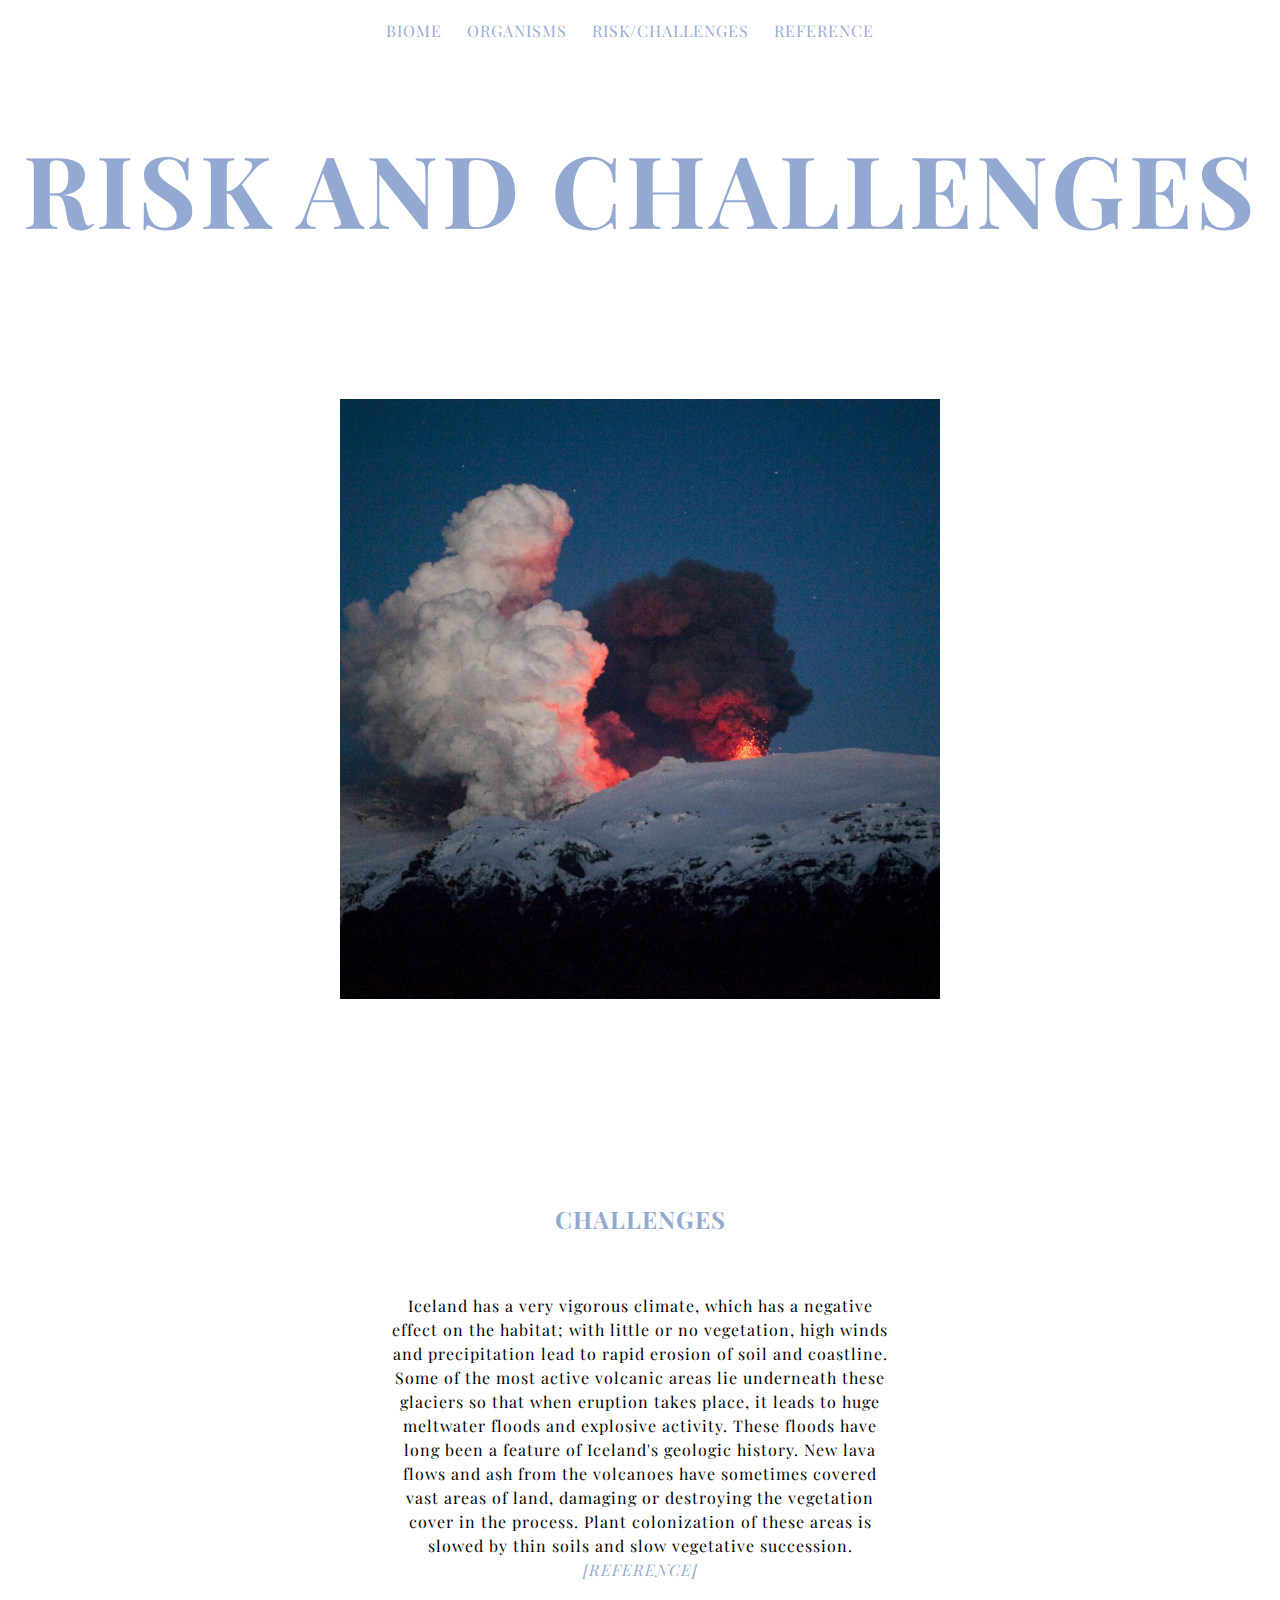
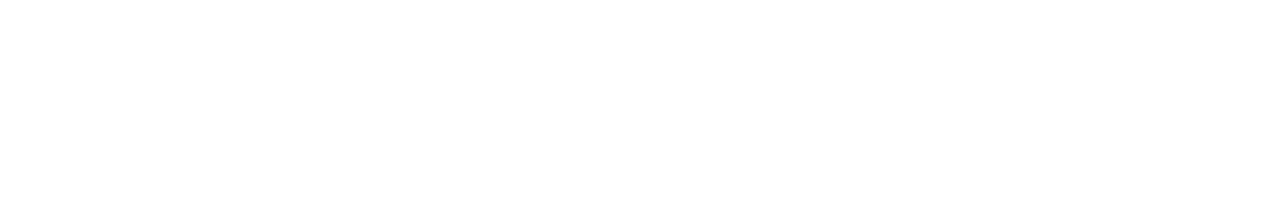
<file: Html/risk.html>
<!DOCTYPE html>
<html>
    <head>
        <link rel="icon" href="../icon.ico">
        <title>ICELAND ORGANISMS</title>
        <link rel="stylesheet" href="../Style/home.css">
    </head>
    <body>
        <header>
            <nav>
                <ul>
                    <li><a href="../index.html">BIOME</a></li>
                    <!-- <li ><a href="details.html">DETAILS</a></li> -->
                    <li><a href="organisms.html">ORGANISMS</a></li>
                    <li><a href="risk.html">RISK/CHALLENGES</a></li>
                    <li><a href="reference.html">REFERENCE</a></li>
                    
                </ul>
            </nav>
            <nav class="logo">
                <h1>RISK AND CHALLENGES</h1>
            </nav>
            <!-- <figure class="features">
                <img src="../images/Puffins1.jpg" alt="paul setting">
            </figure> -->
        </div>
        <div id="text-section">
            <figure id="volcano">
                <img src="../images/volcano.jpg" width= 600 alt="fox">
            </figure>
            <div class="whales">
                <h2>CHALLENGES</h2>
                <p>
                    Iceland has a very vigorous climate, which has a negative effect 
                    on the habitat; with little or no vegetation, high winds and 
                    precipitation lead to rapid erosion of soil and coastline. Some 
                    of the most active volcanic areas lie underneath these glaciers 
                    so that when eruption takes place, it leads to huge meltwater 
                    floods and explosive activity. These floods have long been a 
                    feature of Iceland's geologic history. New lava flows and ash 
                    from the volcanoes have sometimes covered vast areas of land, 
                    damaging or destroying the vegetation cover in the process. Plant 
                    colonization of these areas is slowed by thin soils and slow 
                    vegetative succession.  <a href="about.html"><i>[REFERENCE]</i></a>
                    
                </p>
            </div>

        </div> 
    </div>
            <!-- <form class="searchform">
                <label for="search-box">
                    <span class="fa fa-2x fa-search"></span>
                </label>
            
            <input type="search" id="search-box" placeholder="Search"> -->
            </form>
        </header>
    </body>
</html>
</file>
<file: Style/home.css>
@import url('https://fonts.googleapis.com/css2?family=Playfair+Display&display=swap');

/* header start */
a{
    text-decoration: none!important;
    color: rgba(99, 130, 189, 0.685);
    font-family: 'Playfair Display', serif;
}
a:hover {
    color: silver;
}
a:focus {
    color: rgba(99, 130, 189, 0.685);
}
body{
    margin:0;
    /* background: rgb(218, 217, 213); */
    font-family: 'Playfair Display', serif;
    letter-spacing: 1px;
    color: white;
}
header{
    /* background: rgb(252, 252, 248) ; */
    background-position:center;
    height:px;
    padding:20px;
    padding-bottom: 20px;
    text-align:center;
    text-decoration: none;
    
}
nav ul{
    margin:0;
    padding:0;
    list-style-type:none;
}
nav li{
    display:inline-block;
    margin-right:20px;
} 
h1{
    color:white;
    font-weight:700;
    margin-top:125px;
    text-align: center;
    text-transform: uppercase;
    letter-spacing: 4px;
    line-height: 23px;
    font-family: 'Playfair Display', sans-serif;
    margin-bottom: 200px;

}

figure{
    margin-bottom: 200px;
}

.logo{
    font-size: 50px;
    text-align: center;
    font-family: 'Playfair Display', sans-serif;
}

.logo h1{
    padding-top: 10px;
    color: rgba(99, 130, 189, 0.685);
}

/* .text-section{
    position: absolute;
    width: 100px;
    margin-left: 30%;
    margin-right: 30px;
    border: 3px solid #73AD21;
} */

h2{
    color: rgba(99, 130, 189, 0.685);

}

p{
    color: black;
    width: 500px;
    margin: auto; 
    margin-top: 59px;
    margin-bottom: 200px;
    line-height: 150%;
}

/* div{
    margin: auto;
    margin-top: 50px;
} */

.name{
    width: 50px;
    text-align: center;
}
</file>
<file: Style/organisms.css>
@import url('https://fonts.googleapis.com/css2?family=Playfair+Display&display=swap');

/* header start */
a{
    text-decoration: none!important;
    color: rgba(99, 130, 189, 0.685);
    font-family: 'Playfair Display', serif;
}
a:hover {
    color: silver;
}
a:focus {
    color: rgba(99, 130, 189, 0.685);
}
body{
    margin:0;
    /* background: rgb(218, 217, 213); */
    font-family: 'Playfair Display', serif;
    letter-spacing: 1px;
    color: white;
}
header{
    /* background: rgb(252, 252, 248) ; */
    background-position:center;
    height:px;
    padding:20px;
    padding-bottom: 20px;
    text-align:center;
    text-decoration: none;
    
}
nav ul{
    margin:0;
    padding:0;
    list-style-type:none;
}
nav li{
    display:inline-block;
    margin-right:20px;
} 
h1{
    color:white;
    font-weight:700;
    margin-top:125px;
    text-align: center;
    text-transform: uppercase;
    letter-spacing: 4px;
    line-height: 23px;
    font-family: 'Playfair Display', sans-serif;
    margin-bottom: 200px;

}

figure{
    margin-bottom: 200px;
    text-align: center;
}

.logo{
    font-size: 50px;
    text-align: center;
    font-family: 'Playfair Display', sans-serif;
}

.logo h1{
    padding-top: 10px;
    color: rgba(99, 130, 189, 0.685);
}

.animals{
    position: fixed;
    text-align: left;
    width: 100px;
}

/* .text-section{
    position: absolute;
    width: 100px;
    margin-left: 30%;
    margin-right: 30px;
    border: 3px solid #73AD21;
} */

h2{
    color: rgba(99, 130, 189, 0.685);
    
}

p{
    color: black;
    width: 500px;
    /* margin: auto;  */
    /* margin-top: 200px; */
    /* margin-bottom: 200px; */
    line-height: 150%;
    margin: auto;

}

div{
    margin-top: 200px;
    margin-bottom: 200px;
    
}
</file>
